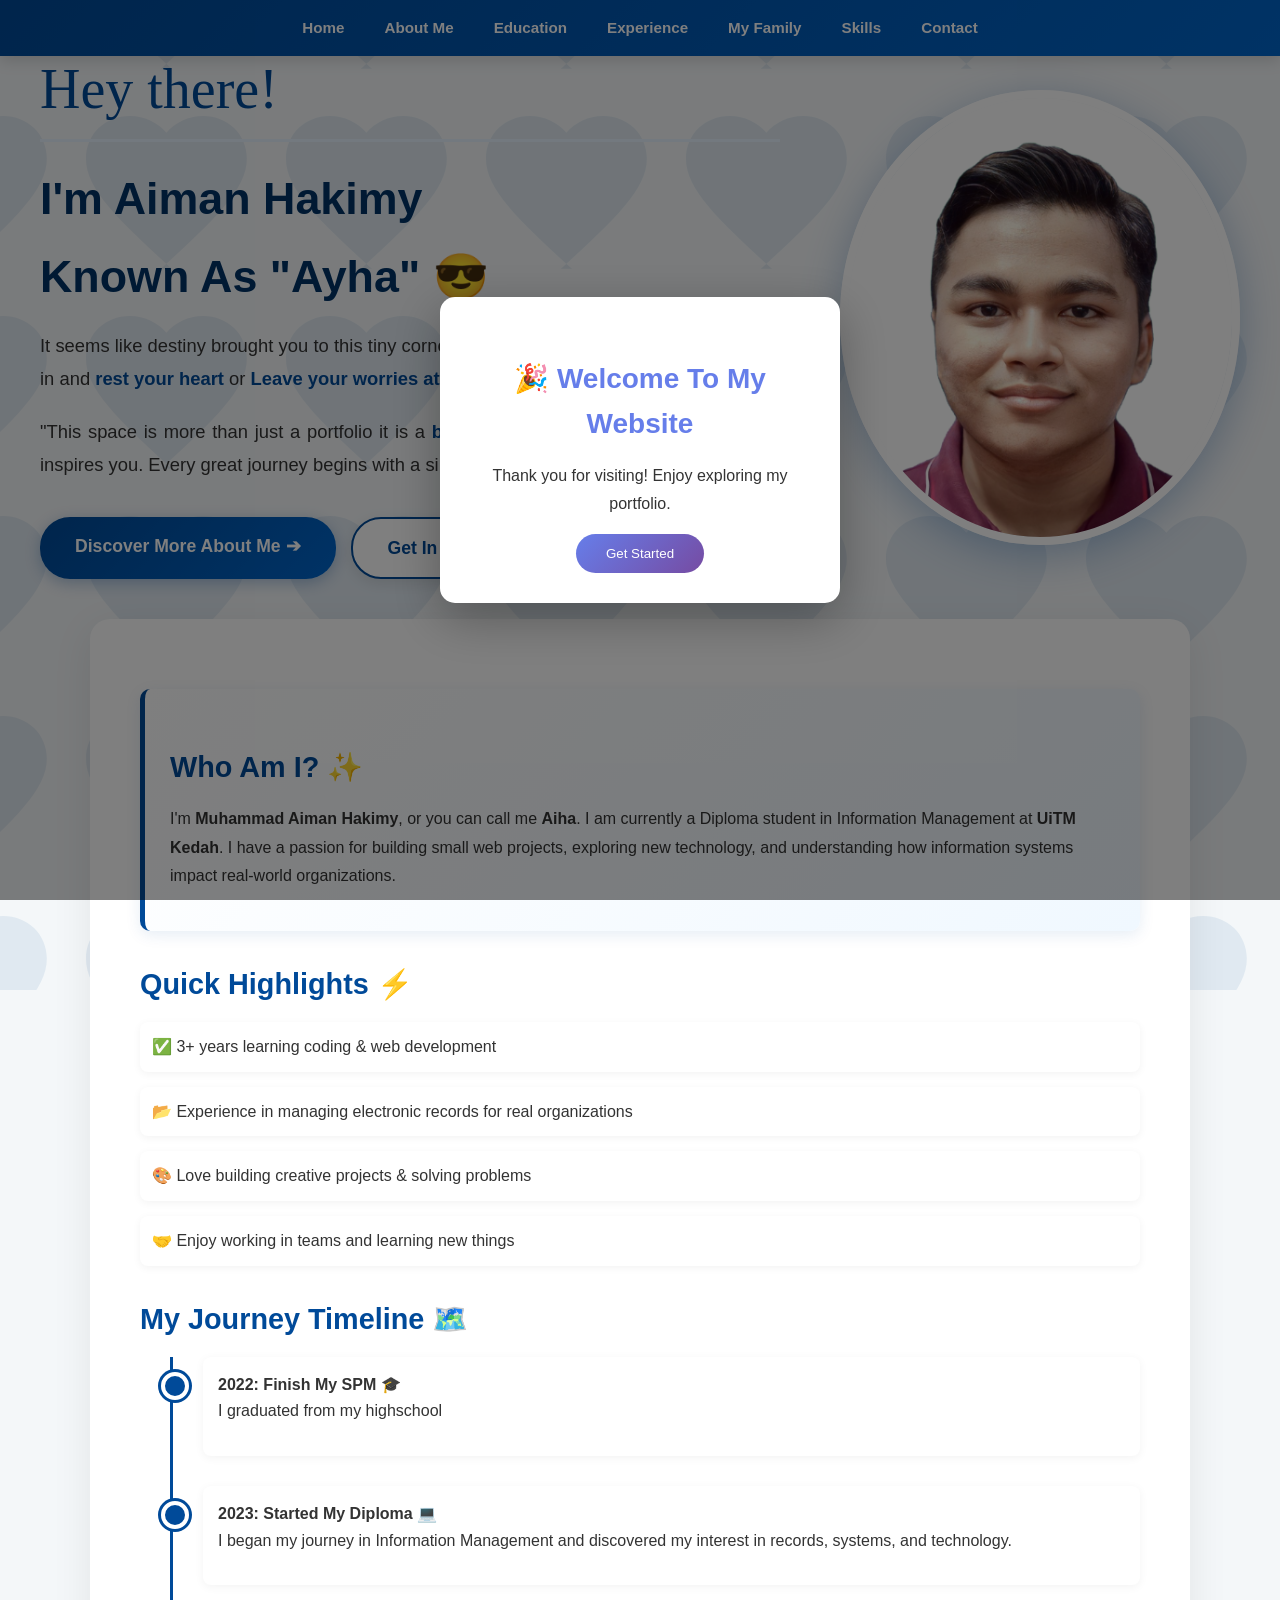
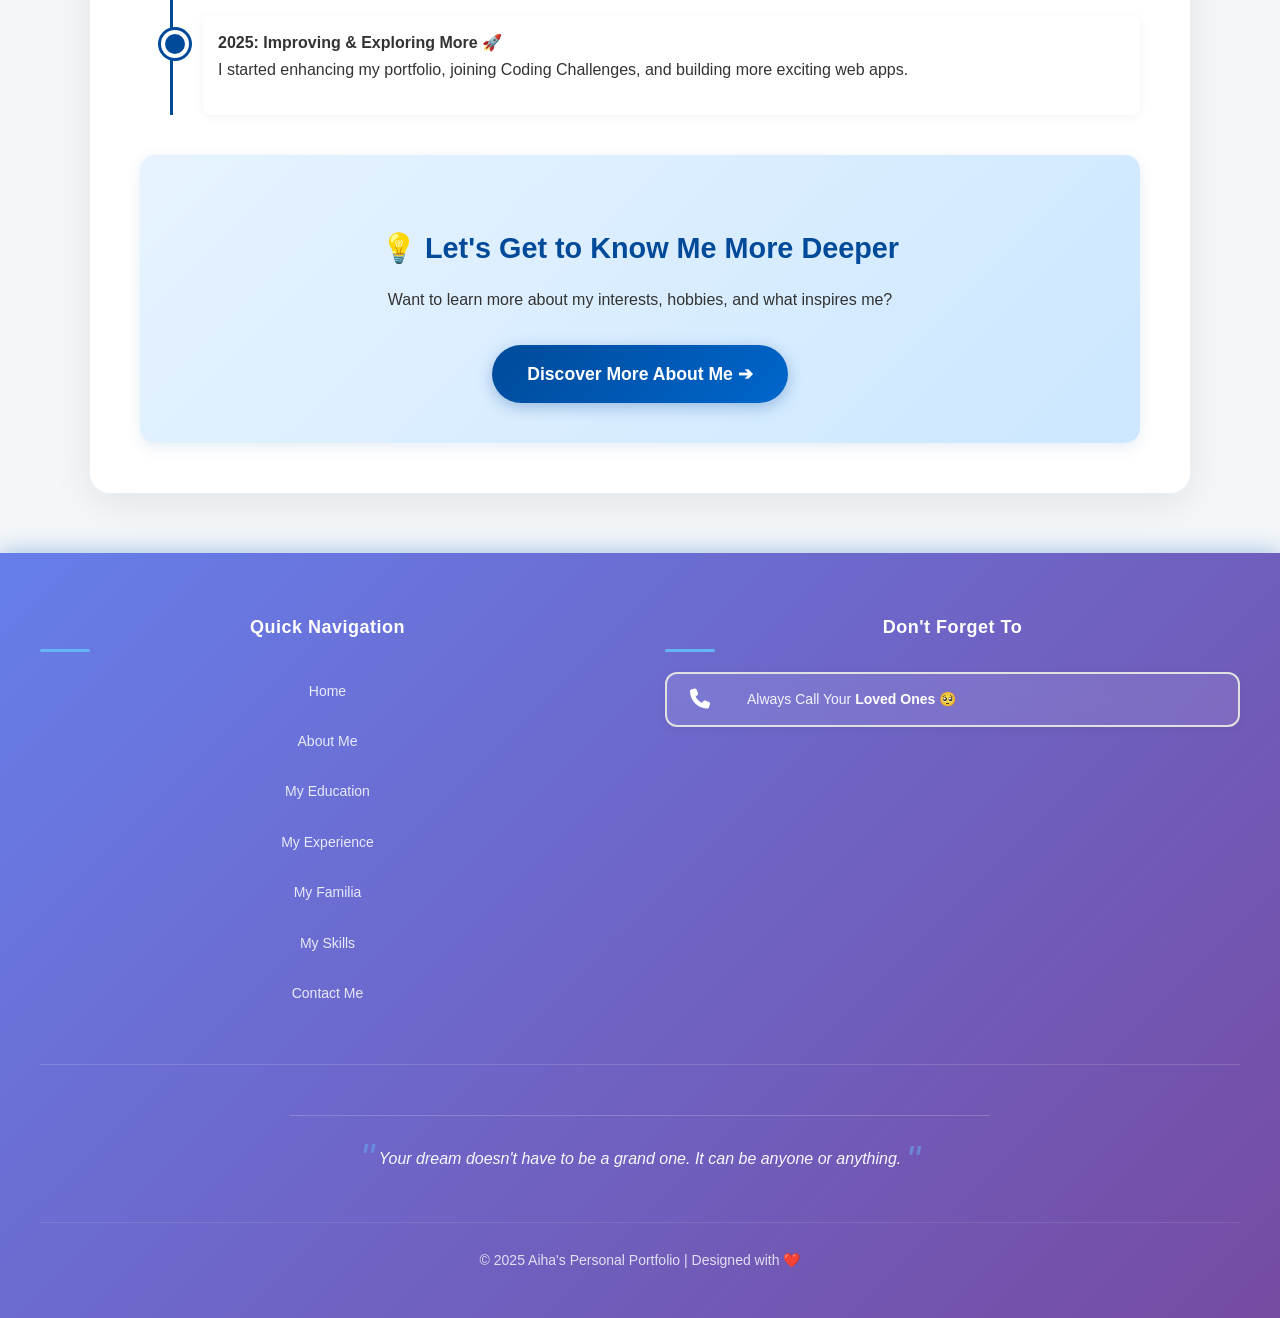
<file: index.html>
<html>

<head>
    <meta charset="UTF-8">
    <meta name="viewport" content="width=device-width, initial-scale=1.0">
    <title>Aiha's Portfolio | Home</title>
    <link rel="stylesheet" href="https://cdnjs.cloudflare.com/ajax/libs/font-awesome/6.4.0/css/all.min.css">
    <link rel="stylesheet" href="style.css">
    <style>
        /* Footer Styles */
        footer {
            background: linear-gradient(135deg, #667eea 0%, #764ba2 100%);
            color: #ffffff;
            padding: 60px 20px 30px;
            margin-top: 60px;
        }

        .footer-container {
            max-width: 1200px;
            margin: 0 auto;
        }

        .footer-content {
            display: grid;
            grid-template-columns: repeat(auto-fit, minmax(250px, 1fr));
            gap: 50px;
            margin-bottom: 50px;
            padding-bottom: 40px;
            border-bottom: 1px solid rgba(255, 255, 255, 0.15);
        }

        .footer-section h3 {
            font-size: 18px;
            font-weight: 600;
            margin-bottom: 20px;
            letter-spacing: 0.5px;
            color: #ffffff;
        }

        .footer-section a {
            display: block;
            color: rgba(255, 255, 255, 0.85);
            text-decoration: none;
            font-size: 14px;
            margin-bottom: 12px;
            transition: all 0.3s ease;
            padding-left: 0;
        }

        .footer-section a:hover {
            color: #ffffff;
            padding-left: 8px;
            transform: translateX(3px);
        }

        footer .icon-box {
            display: flex;
            align-items: center;
            gap: 12px;
            padding: 15px;
            background: rgba(255, 255, 255, 0.1);
            border-radius: 12px;
            backdrop-filter: blur(10px);
            margin-top: 10px;
            cursor: default;
        }

        footer .icon-box i {
            font-size: 20px;
            color: #ffffff;
        }

        footer .icon-box span {
            font-size: 14px;
            line-height: 1.5;
            color: rgba(255, 255, 255, 0.9);
        }

        footer .icon-box strong {
            color: #ffffff;
            font-weight: 600;
        }

        .quotes-text {
            text-align: center;
            font-size: 16px;
            font-style: italic;
            line-height: 1.6;
            margin: 30px 0;
            color: rgba(255, 255, 255, 0.95);
            max-width: 700px;
            margin-left: auto;
            margin-right: auto;
        }

        .copyright {
            text-align: center;
            font-size: 14px;
            color: rgba(255, 255, 255, 0.8);
            padding-top: 25px;
            border-top: 1px solid rgba(255, 255, 255, 0.1);
        }

        .heart {
            color: #ff6b6b;
            display: inline-block;
            animation: heartbeat 1.5s ease-in-out infinite;
        }

        @keyframes heartbeat {
            0%, 100% { transform: scale(1); }
            25% { transform: scale(1.1); }
            50% { transform: scale(1); }
        }

        /* Responsive Design */
        @media (max-width: 768px) {
            footer {
                padding: 40px 20px 25px;
            }

            .footer-content {
                gap: 35px;
                margin-bottom: 35px;
                padding-bottom: 30px;
            }

            .footer-section h3 {
                font-size: 16px;
            }

            .quotes-text {
                font-size: 15px;
                margin: 25px 0;
            }

            .copyright {
                font-size: 13px;
            }
        }

        @media (max-width: 480px) {
            .footer-content {
                grid-template-columns: 1fr;
                gap: 30px;
            }

            footer .icon-box {
                flex-direction: column;
                text-align: center;
                gap: 10px;
            }
        }
    </style>
</head>

<body class="home-page">
    <div class="scroll-indicator" id="scrollBar"></div>

    <nav>
        <a href="index.html">Home</a>
        <a href="aboutme.html">About Me</a>
        <a href="education.html">Education</a>
        <a href="experience.html">Experience</a>
        <a href="family.html">My Family</a>
        <a href="skill.html">Skills</a>
        <a href="contact.html">Contact</a>
    </nav>

    <div class="hero-section">
        <div class="hero-content">
            <div class="hero-text">
                <h1 class="hero-greeting">Hey there!</h1>
                <h2 class="hero-name">I'm Aiman Hakimy</h2>
                <h3 class="hero-name">Known As "Ayha" &#128526;</h3>
                <p class="hero-description">
                    It seems like destiny brought you to this tiny corner of the internet.
                    Welcome. Please, come in and <strong> rest your heart</strong> or <strong>Leave your worries at the door. </strong>
                </p>
                <p class="hero-description">
                    "This space is more than just a portfolio it is a
                    <strong>blueprint of growth."</strong> Come in, find what inspires you.
                    Every great journey begins with a single step &#10024;
                </p>
                <div class="hero-buttons">
                    <a href="aboutme.html" class="btn-primary">Discover More About Me &#10132;</a>
                    <a href="contact.html" class="btn-secondary">Get In Touch &#128233;</a>
                </div>
            </div>
            <div class="hero-image">
                <img src="image/aiman.png" alt="Muhammad Aiman Hakimy">
            </div>
        </div>
    </div>

    <div class="container fade-in">
        <div class="bio-card">
            <h2>Who Am I? &#10024;</h2>
            <p>I'm <strong>Muhammad Aiman Hakimy</strong>, or you can call me <strong>Aiha</strong>. I am currently a Diploma student in Information Management at <strong>UiTM Kedah</strong>. I have a passion for building small web projects, exploring new technology, and understanding how information systems impact real-world organizations.</p>
        </div>

        <h2>Quick Highlights &#9889;</h2>
        <div class="highlight-item">&#9989; 3+ years learning coding & web development</div>
        <div class="highlight-item">&#128194; Experience in managing electronic records for real organizations</div>
        <div class="highlight-item">&#127912; Love building creative projects & solving problems</div>
        <div class="highlight-item">&#129309; Enjoy working in teams and learning new things</div>

        <h2>My Journey Timeline &#128506;&#65039;</h2>
        <div class="timeline">
            <div class="timeline-event">
                <strong>2022: Finish My SPM &#127891;</strong>
                <p>I graduated from my highschool</p>
            </div>
            <div class="timeline-event">
                <strong>2023: Started My Diploma &#128187;</strong>
                <p>I began my journey in Information Management and discovered my interest in records, systems, and technology.</p>
            </div>
            <div class="timeline-event">
                <strong>2025: Improving & Exploring More &#128640;</strong>
                <p>I started enhancing my portfolio, joining Coding Challenges, and building more exciting web apps.</p>
            </div>
        </div>

        <div class="cta-box">
            <h2>&#128161; Let's Get to Know Me More Deeper</h2>
            <p>Want to learn more about my interests, hobbies, and what inspires me?</p>
            <a href="aboutme.html" class="btn-large">Discover More About Me &#10132;</a>
        </div>
    </div>

    <!-- Footer Section -->
    <footer>
        <div class="footer-container">
            <div class="footer-content">
                <div class="footer-section">
                    <h3>Quick Navigation</h3>
                    <a href="index.html">Home</a>
                    <a href="aboutme.html">About Me</a>
                    <a href="education.html">My Education</a>
                    <a href="experience.html">My Experience</a>
                    <a href="family.html">My Familia</a>
                    <a href="skill.html">My Skills</a>
                    <a href="contact.html">Contact Me</a>
                </div>
                
                <div class="footer-section">
                    <h3>Don't Forget To</h3>
                    <div class="icon-box">
                        <i class="fa fa-phone"></i>
                        <div>
                            <span>Always Call Your <strong>Loved Ones</strong> &#129402;</span>
                        </div>
                    </div>
                </div>
            </div>
            
            <p class="quotes-text">
                Your dream doesn't have to be a grand one. It can be anyone or anything.
            </p>
            
            <p class="copyright">
                &copy; 2025 Aiha's Personal Portfolio | Designed with <span class="heart">&#10084;&#65039</span>
            </p>
        </div>
    </footer>

    <script src="javascript.js"></script>
</body>

</html>
</file>
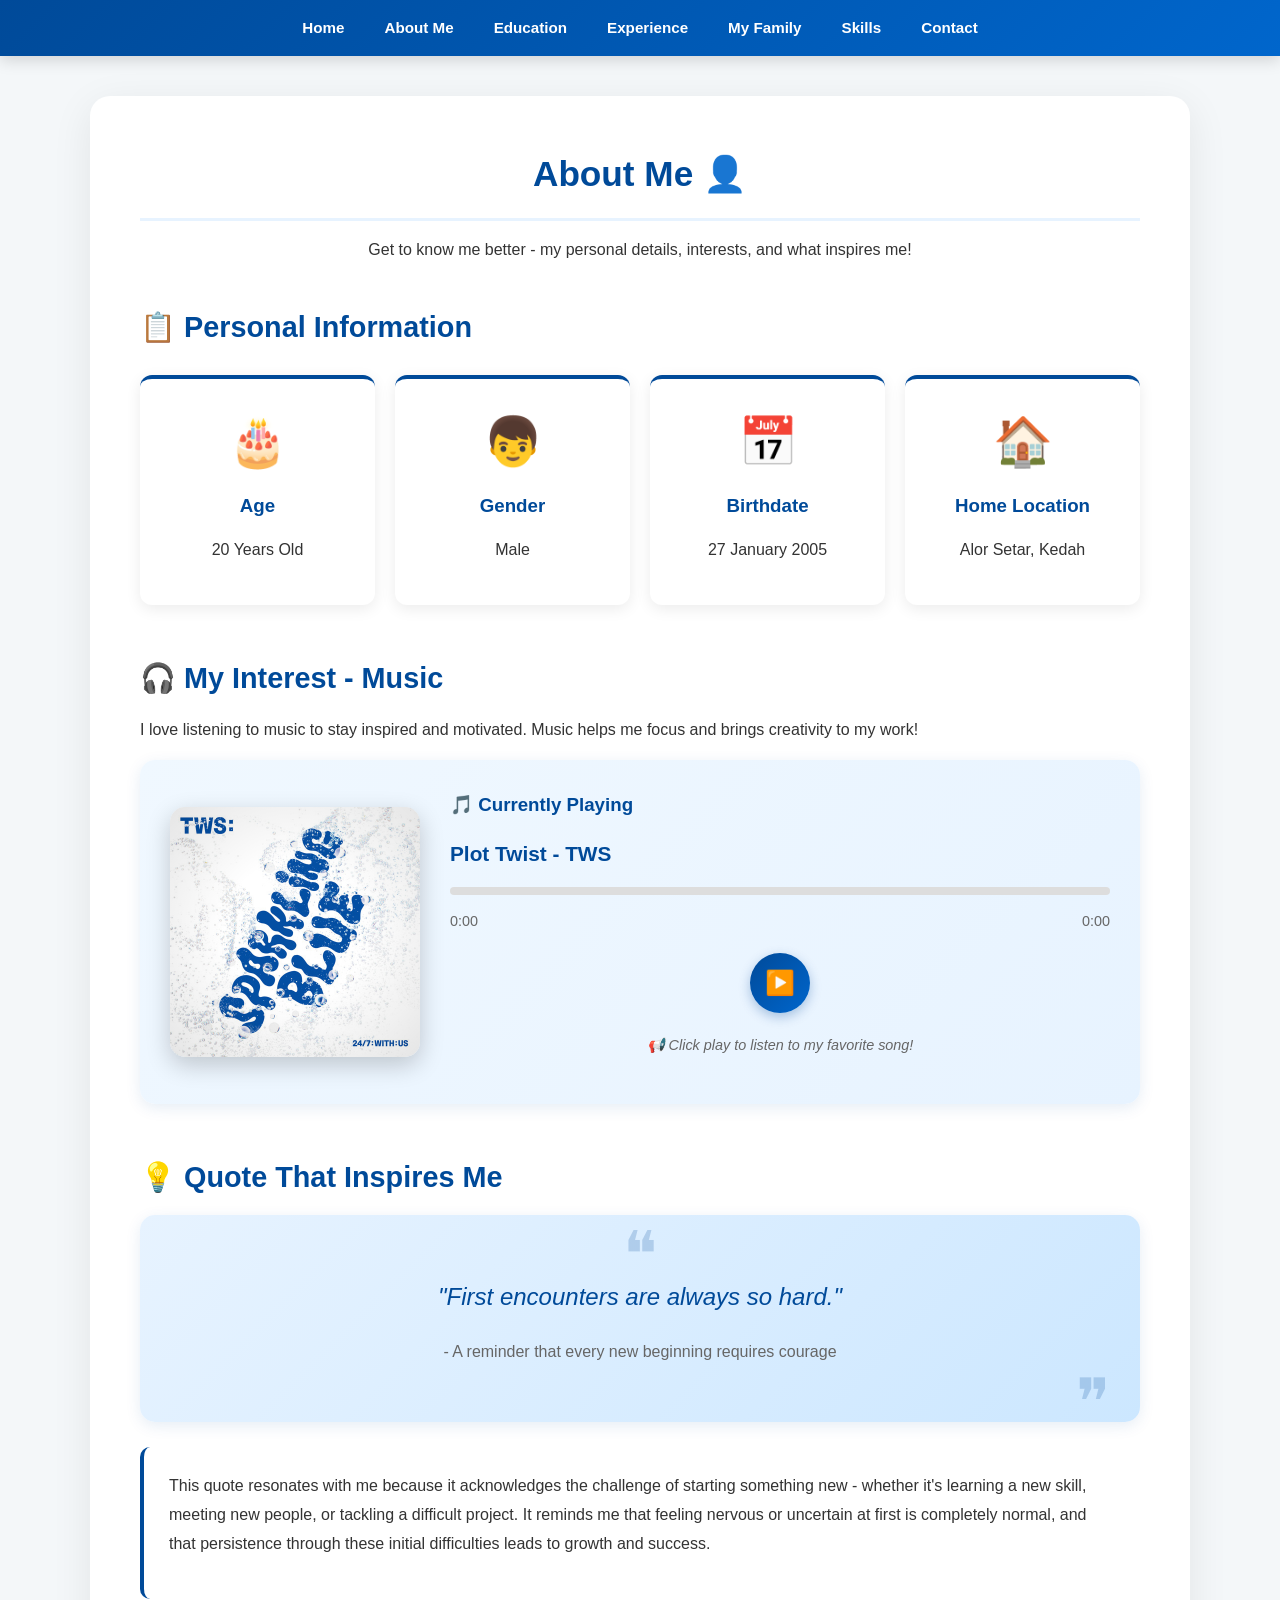
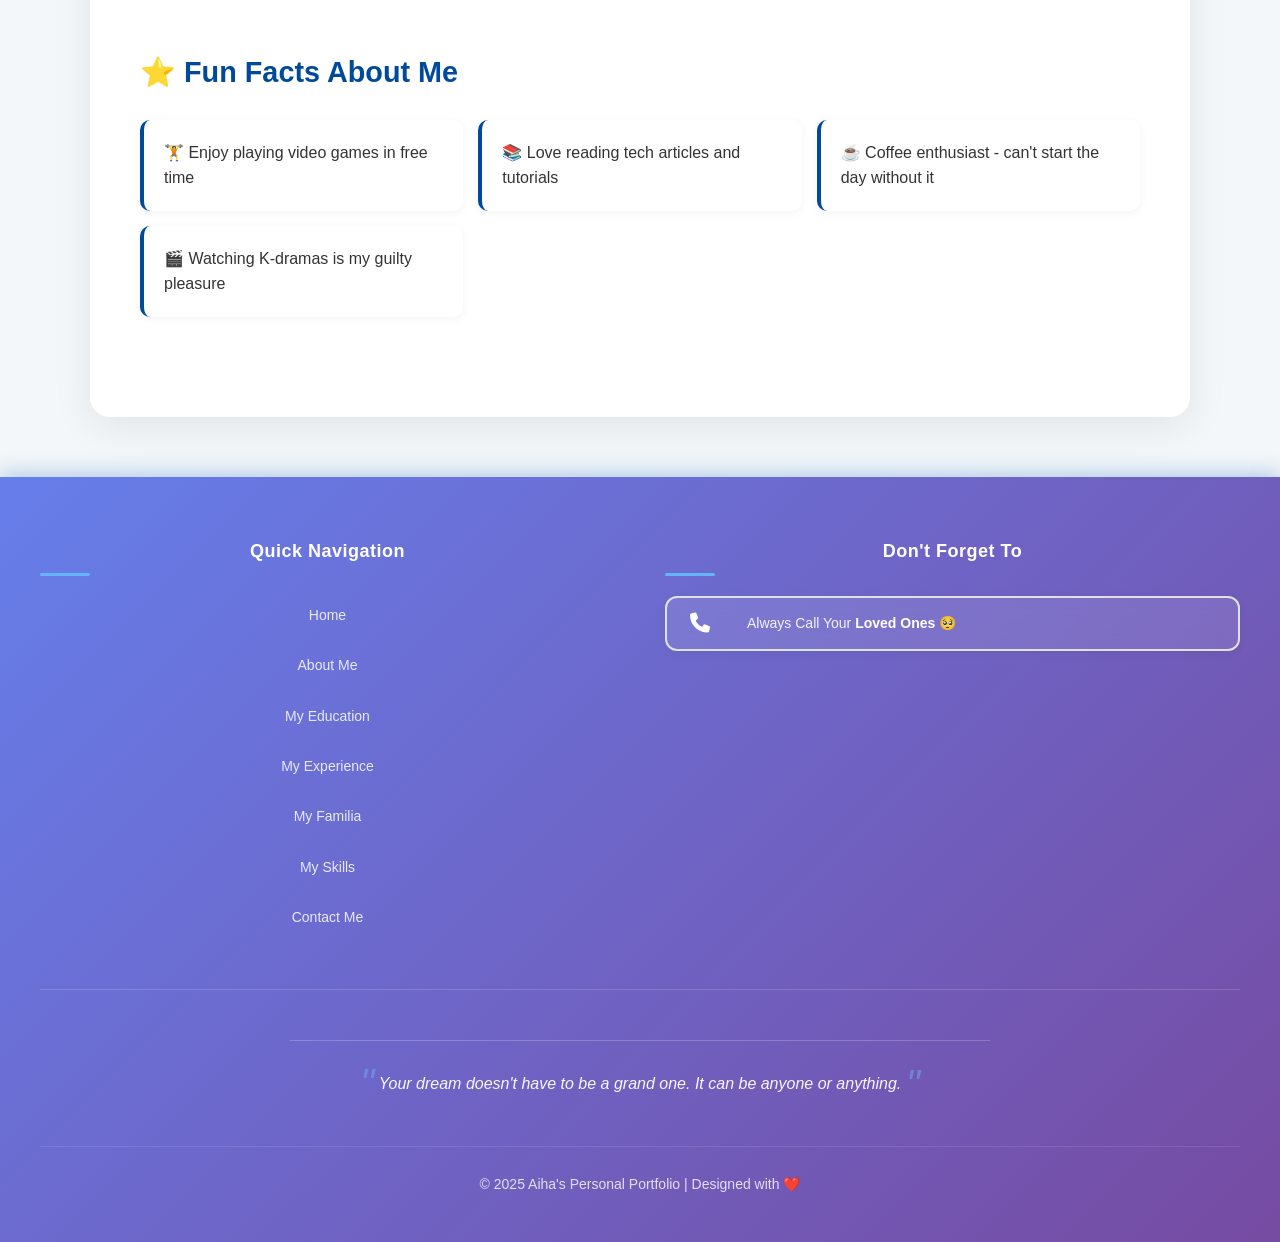
<file: aboutme.html>
<html>

<head>
    <meta charset="UTF-8">
    <meta name="viewport" content="width=device-width, initial-scale=1.0">
    <title>About Me | Aiha's Portfolio</title>
    <link rel="stylesheet" href="https://cdnjs.cloudflare.com/ajax/libs/font-awesome/6.4.0/css/all.min.css">
    <link rel="stylesheet" href="style.css">
    <style>
        /* Footer Styles */
        footer {
            background: linear-gradient(135deg, #667eea 0%, #764ba2 100%);
            color: #ffffff;
            padding: 60px 20px 30px;
            margin-top: 60px;
        }

        .footer-container {
            max-width: 1200px;
            margin: 0 auto;
        }

        .footer-content {
            display: grid;
            grid-template-columns: repeat(auto-fit, minmax(250px, 1fr));
            gap: 50px;
            margin-bottom: 50px;
            padding-bottom: 40px;
            border-bottom: 1px solid rgba(255, 255, 255, 0.15);
        }

        .footer-section h3 {
            font-size: 18px;
            font-weight: 600;
            margin-bottom: 20px;
            letter-spacing: 0.5px;
            color: #ffffff;
        }

        .footer-section a {
            display: block;
            color: rgba(255, 255, 255, 0.85);
            text-decoration: none;
            font-size: 14px;
            margin-bottom: 12px;
            transition: all 0.3s ease;
            padding-left: 0;
        }

        .footer-section a:hover {
            color: #ffffff;
            padding-left: 8px;
            transform: translateX(3px);
        }

        footer .icon-box {
            display: flex;
            align-items: center;
            gap: 12px;
            padding: 15px;
            background: rgba(255, 255, 255, 0.1);
            border-radius: 12px;
            backdrop-filter: blur(10px);
            margin-top: 10px;
            cursor: default;
        }

        footer .icon-box i {
            font-size: 20px;
            color: #ffffff;
        }

        footer .icon-box span {
            font-size: 14px;
            line-height: 1.5;
            color: rgba(255, 255, 255, 0.9);
        }

        footer .icon-box strong {
            color: #ffffff;
            font-weight: 600;
        }

        .quotes-text {
            text-align: center;
            font-size: 16px;
            font-style: italic;
            line-height: 1.6;
            margin: 30px 0;
            color: rgba(255, 255, 255, 0.95);
            max-width: 700px;
            margin-left: auto;
            margin-right: auto;
        }

        .copyright {
            text-align: center;
            font-size: 14px;
            color: rgba(255, 255, 255, 0.8);
            padding-top: 25px;
            border-top: 1px solid rgba(255, 255, 255, 0.1);
        }

        .heart {
            color: #ff6b6b;
            display: inline-block;
            animation: heartbeat 1.5s ease-in-out infinite;
        }

        @keyframes heartbeat {
            0%, 100% { transform: scale(1); }
            25% { transform: scale(1.1); }
            50% { transform: scale(1); }
        }

        /* Responsive Design */
        @media (max-width: 768px) {
            footer {
                padding: 40px 20px 25px;
            }

            .footer-content {
                gap: 35px;
                margin-bottom: 35px;
                padding-bottom: 30px;
            }

            .footer-section h3 {
                font-size: 16px;
            }

            .quotes-text {
                font-size: 15px;
                margin: 25px 0;
            }

            .copyright {
                font-size: 13px;
            }
        }

        @media (max-width: 480px) {
            .footer-content {
                grid-template-columns: 1fr;
                gap: 30px;
            }

            footer .icon-box {
                flex-direction: column;
                text-align: center;
                gap: 10px;
            }
        }
    </style>
</head>

<body>
    <div class="scroll-indicator" id="scrollBar"></div>

    <nav>
        <a href="index.html">Home</a>
        <a href="aboutme.html">About Me</a>
        <a href="education.html">Education</a>
        <a href="experience.html">Experience</a>
        <a href="family.html">My Family</a>
        <a href="skill.html">Skills</a>
        <a href="contact.html">Contact</a>
    </nav>

    <div class="container">
        <h1 style="text-align: center;">About Me &#128100;</h1>
        <p style="text-align: center;">Get to know me better - my personal details, interests, and what inspires me!</p>

        <div class="about-section">
            <h2>&#128203; Personal Information</h2>
            <div class="info-grid">
                <div class="info-card">
                    <div class="info-icon">&#127874;</div>
                    <h3>Age</h3>
                    <p>20 Years Old</p>
                </div>
                <div class="info-card">
                    <div class="info-icon">&#128102;</div>
                    <h3>Gender</h3>
                    <p>Male</p>
                </div>
                <div class="info-card">
                    <div class="info-icon">&#128197;</div>
                    <h3>Birthdate</h3>
                    <p>27 January 2005</p>
                </div>
                <div class="info-card">
                    <div class="info-icon">&#127968;</div>
                    <h3>Home Location</h3>
                    <p>Alor Setar, Kedah</p>
                </div>
            </div>
        </div>

        <div class="interest-section">
            <h2>&#127911; My Interest - Music</h2>
            <p>I love listening to music to stay inspired and motivated. Music helps me focus and brings creativity to my work!</p>
            <div class="music-container">
                <div class="album-art">
                    <img src="image/sb.jpg" alt="TWS Album" id="albumArt">
                    <div class="vinyl-overlay"></div>
                </div>
                <div class="music-info">
                    <h3>&#127925; Currently Playing</h3>
                    <p class="song-title">Plot Twist - TWS</p>
                    <div class="progress-bar">
                        <div class="progress" id="progressBar"></div>
                    </div>
                    <div class="time-info">
                        <span id="currentTime">0:00</span>
                        <span id="duration">0:00</span>
                    </div>
                    <div class="controls">
                        <button class="control-btn play-btn" id="playBtn" onclick="togglePlay()">&#9654;&#65039;</button>
                    </div>
                    <audio id="audioPlayer">
                        <source src="audio/t.mp3" type="audio/mpeg">
                        Your browser does not support the audio element.
                    </audio>
                    <p class="music-note">&#128226; Click play to listen to my favorite song!</p>
                </div>
            </div>
        </div>

        <div class="quote-section">
            <h2>&#128161; Quote That Inspires Me</h2>
            <div class="quote-card">
                <div class="quote-icon">&#10077;</div>
                <p class="quote-text">"First encounters are always so hard."</p>
                <div class="quote-icon quote-icon-right">&#10078;</div>
                <p class="quote-author">- A reminder that every new beginning requires courage</p>
            </div>
            <div class="quote-explanation">
                <p>This quote resonates with me because it acknowledges the challenge of starting something new - whether it's learning a new skill, meeting new people, or tackling a difficult project. It reminds me that feeling nervous or uncertain at first is completely normal, and that persistence through these initial difficulties leads to growth and success.</p>
            </div>
        </div>

        <div class="fun-facts">
            <h2>&#11088; Fun Facts About Me</h2>
            <div class="facts-grid">
                <div class="fact-item">&#127947; Enjoy playing video games in free time</div>
                <div class="fact-item">&#128218; Love reading tech articles and tutorials</div>
                <div class="fact-item">&#9749; Coffee enthusiast - can't start the day without it</div>
                <div class="fact-item">&#127916; Watching K-dramas is my guilty pleasure</div>
            </div>
        </div>
    </div>

    <!-- Footer Section -->
    <footer>
        <div class="footer-container">
            <div class="footer-content">
                <div class="footer-section">
                    <h3>Quick Navigation</h3>
                    <a href="index.html">Home</a>
                    <a href="aboutme.html">About Me</a>
                    <a href="education.html">My Education</a>
                    <a href="experience.html">My Experience</a>
                    <a href="family.html">My Familia</a>
                    <a href="skill.html">My Skills</a>
                    <a href="contact.html">Contact Me</a>
                </div>
                
                <div class="footer-section">
                    <h3>Don't Forget To</h3>
                    <div class="icon-box">
                        <i class="fa fa-phone"></i>
                        <div>
                            <span>Always Call Your <strong>Loved Ones</strong> &#129402;</span>
                        </div>
                    </div>
                </div>
            </div>
            
            <p class="quotes-text">
                Your dream doesn't have to be a grand one. It can be anyone or anything.
            </p>
            
            <p class="copyright">
                &copy; 2025 Aiha's Personal Portfolio | Designed with <span class="heart">&#10084;&#65039</span>
            </p>
        </div>
    </footer>

    <script src="javascript.js"></script>
</body>

</html>
</file>
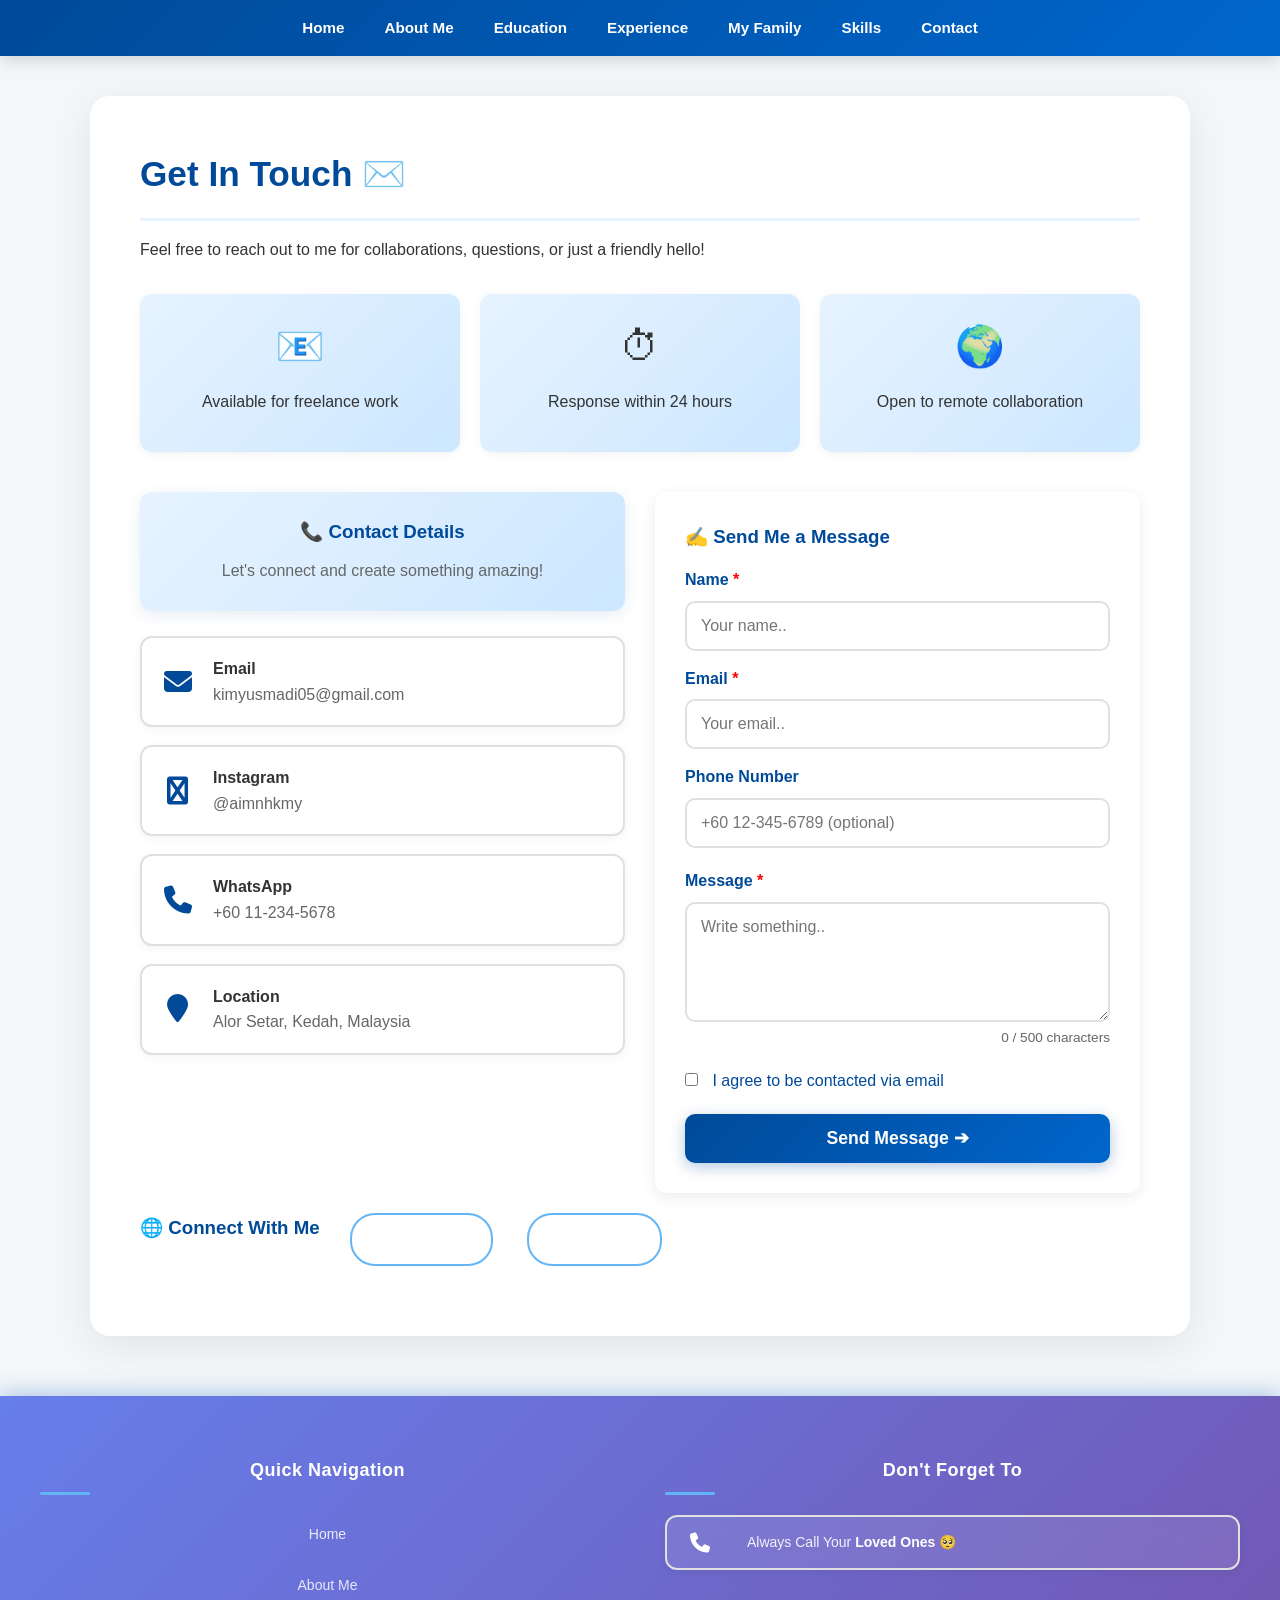
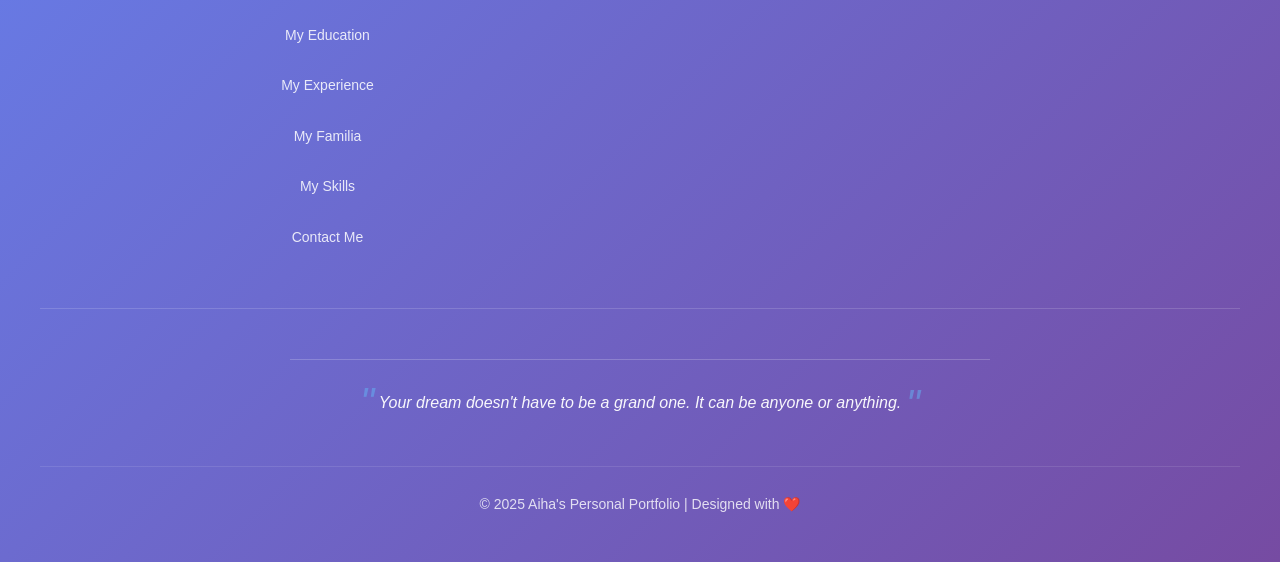
<file: contact.html>
<html>

<head>
    <meta charset="UTF-8">
    <meta name="viewport" content="width=device-width, initial-scale=1.0">
    <title>Contact | Aiha's Portfolio</title>
    <link rel="stylesheet" href="https://cdnjs.cloudflare.com/ajax/libs/font-awesome/6.4.0/css/all.min.css">
    <link rel="stylesheet" href="style.css">
    <style>
        /* Footer Styles */
        footer {
            background: linear-gradient(135deg, #667eea 0%, #764ba2 100%);
            color: #ffffff;
            padding: 60px 20px 30px;
            margin-top: 60px;
        }

        .footer-container {
            max-width: 1200px;
            margin: 0 auto;
        }

        .footer-content {
            display: grid;
            grid-template-columns: repeat(auto-fit, minmax(250px, 1fr));
            gap: 50px;
            margin-bottom: 50px;
            padding-bottom: 40px;
            border-bottom: 1px solid rgba(255, 255, 255, 0.15);
        }

        .footer-section h3 {
            font-size: 18px;
            font-weight: 600;
            margin-bottom: 20px;
            letter-spacing: 0.5px;
            color: #ffffff;
        }

        .footer-section a {
            display: block;
            color: rgba(255, 255, 255, 0.85);
            text-decoration: none;
            font-size: 14px;
            margin-bottom: 12px;
            transition: all 0.3s ease;
            padding-left: 0;
        }

        .footer-section a:hover {
            color: #ffffff;
            padding-left: 8px;
            transform: translateX(3px);
        }

        footer .icon-box {
            display: flex;
            align-items: center;
            gap: 12px;
            padding: 15px;
            background: rgba(255, 255, 255, 0.1);
            border-radius: 12px;
            backdrop-filter: blur(10px);
            margin-top: 10px;
            cursor: default;
        }

        footer .icon-box i {
            font-size: 20px;
            color: #ffffff;
        }

        footer .icon-box span {
            font-size: 14px;
            line-height: 1.5;
            color: rgba(255, 255, 255, 0.9);
        }

        footer .icon-box strong {
            color: #ffffff;
            font-weight: 600;
        }

        .quotes-text {
            text-align: center;
            font-size: 16px;
            font-style: italic;
            line-height: 1.6;
            margin: 30px 0;
            color: rgba(255, 255, 255, 0.95);
            max-width: 700px;
            margin-left: auto;
            margin-right: auto;
        }

        .copyright {
            text-align: center;
            font-size: 14px;
            color: rgba(255, 255, 255, 0.8);
            padding-top: 25px;
            border-top: 1px solid rgba(255, 255, 255, 0.1);
        }

        .heart {
            color: #ff6b6b;
            display: inline-block;
            animation: heartbeat 1.5s ease-in-out infinite;
        }

        @keyframes heartbeat {
            0%, 100% { transform: scale(1); }
            25% { transform: scale(1.1); }
            50% { transform: scale(1); }
        }

        /* Responsive Design */
        @media (max-width: 768px) {
            footer {
                padding: 40px 20px 25px;
            }

            .footer-content {
                gap: 35px;
                margin-bottom: 35px;
                padding-bottom: 30px;
            }

            .footer-section h3 {
                font-size: 16px;
            }

            .quotes-text {
                font-size: 15px;
                margin: 25px 0;
            }

            .copyright {
                font-size: 13px;
            }
        }

        @media (max-width: 480px) {
            .footer-content {
                grid-template-columns: 1fr;
                gap: 30px;
            }

            footer .icon-box {
                flex-direction: column;
                text-align: center;
                gap: 10px;
            }
        }
    </style>
</head>

<body>
    <div class="scroll-indicator" id="scrollBar"></div>

    <nav>
        <a href="index.html">Home</a>
        <a href="aboutme.html">About Me</a>
        <a href="education.html">Education</a>
        <a href="experience.html">Experience</a>
        <a href="family.html">My Family</a>
        <a href="skill.html">Skills</a>
        <a href="contact.html">Contact</a>
    </nav>

    <div class="container">
        <h1>Get In Touch &#9993;&#65039;</h1>
        <p>Feel free to reach out to me for collaborations, questions, or just a friendly hello!</p>

        <div class="contact-intro">
            <div class="contact-stat">
                <div class="stat-icon">&#128231;</div>
                <p>Available for freelance work</p>
            </div>
            <div class="contact-stat">
                <div class="stat-icon">&#9201;</div>
                <p>Response within 24 hours</p>
            </div>
            <div class="contact-stat">
                <div class="stat-icon">&#127757;</div>
                <p>Open to remote collaboration</p>
            </div>
        </div>

        <div class="contact-row">
            <div class="contact-column">
                <div class="contact-info-header">
                    <h3 style="margin:0; color:#004a99;">&#128222; Contact Details</h3>
                    <p style="margin:10px 0 0 0; color:#666;">Let's connect and create something amazing!</p>
                </div>

                <a class="icon-box"> 
                    <i class="fa fa-envelope"></i>
                    <div>
                        <strong>Email</strong><br>
                        <span style="color:#666;">kimyusmadi05@gmail.com</span>
                    </div>
                </a>

                <a href="https://instagram.com/aimnhkmy" target="_blank" class="icon-box">
                    <i class="fa fa-instagram"></i>
                    <div>
                        <strong>Instagram</strong><br>
                        <span style="color:#666;">@aimnhkmy</span>
                    </div>
                </a>

                <a class="icon-box">
                    <i class="fa fa-phone"></i>
                    <div>
                        <strong>WhatsApp</strong><br>
                        <span style="color:#666;">+60 11-234-5678</span>
                    </div>
                </a>

                <div class="location-box">
                    <i class="fa fa-map-marker"></i>
                    <div>
                        <strong>Location</strong><br>
                        <span style="color:#666;">Alor Setar, Kedah, Malaysia</span>
                    </div>
                </div>
            </div>

            <div class="contact-column">
                <div class="form-container">
                    <h3 style="color:#004a99;">&#9997;&#65039; Send Me a Message</h3>
                    <form id="contactForm" onsubmit="return handleSubmit(event)">
                        <label for="fname">Name <span style="color:red;">*</span></label>
                        <input type="text" id="fname" name="firstname" placeholder="Your name.." required>
                        <span class="error-message" id="nameError"></span>

                        <label for="email">Email <span style="color:red;">*</span></label>
                        <input type="email" id="email" name="email" placeholder="Your email.." required>
                        <span class="error-message" id="emailError"></span>

                        <label for="phone">Phone Number</label>
                        <input type="text" id="phone" name="phone" placeholder="+60 12-345-6789 (optional)">

                        <label for="subject">Message <span style="color:red;">*</span></label>
                        <textarea id="subject" name="subject" placeholder="Write something.." style="height:120px" required maxlength="500" oninput="updateCounter()"></textarea>
                        <div class="char-counter" id="charCounter">0 / 500 characters</div>

                        <div class="form-check">
                            <input type="checkbox" id="agree" required>
                            <label for="agree" style="font-weight: normal; display: inline;">I agree to be contacted via email</label>
                        </div>

                        <input type="submit" value="Send Message &#10132;">
                    </form>

                    <div class="success-message" id="successMessage"></div>
                </div>
            </div>
        </div>

        <div class="social-links">
            <h3 style="text-align: center; color: #004a99;">&#127760; Connect With Me</h3>
            <div class="social-grid">
                <a href="https://web.facebook.com/profile.php?id=61585015341684" class="social-btn facebook">
                    <i class="fa fa-facebook"></i>
                    <span>Facebook</span>
                </a>

                <a href="https://www.youtube.com/@HYBELABELS" class="social-btn youtube">
                    <i class="fa fa-youtube"></i>
                    <span>YouTube</span>
                </a>
            </div>
        </div>
    </div>

    <!-- Footer Section -->
    <footer>
        <div class="footer-container">
            <div class="footer-content">
                <div class="footer-section">
                    <h3>Quick Navigation</h3>
                    <a href="index.html">Home</a>
                    <a href="aboutme.html">About Me</a>
                    <a href="education.html">My Education</a>
                    <a href="experience.html">My Experience</a>
                    <a href="family.html">My Familia</a>
                    <a href="skill.html">My Skills</a>
                    <a href="contact.html">Contact Me</a>
                </div>
                
                <div class="footer-section">
                    <h3>Don't Forget To</h3>
                    <div class="icon-box">
                        <i class="fa fa-phone"></i>
                        <div>
                            <span>Always Call Your <strong>Loved Ones</strong> &#129402;</span>
                        </div>
                    </div>
                </div>
            </div>
            
            <p class="quotes-text">
                Your dream doesn't have to be a grand one. It can be anyone or anything.
            </p>
            
            <p class="copyright">
                &copy; 2025 Aiha's Personal Portfolio | Designed with <span class="heart">&#10084;&#65039</span>
            </p>
        </div>
    </footer>

    <script src="javascript.js"></script>
</body>

</html>
</file>
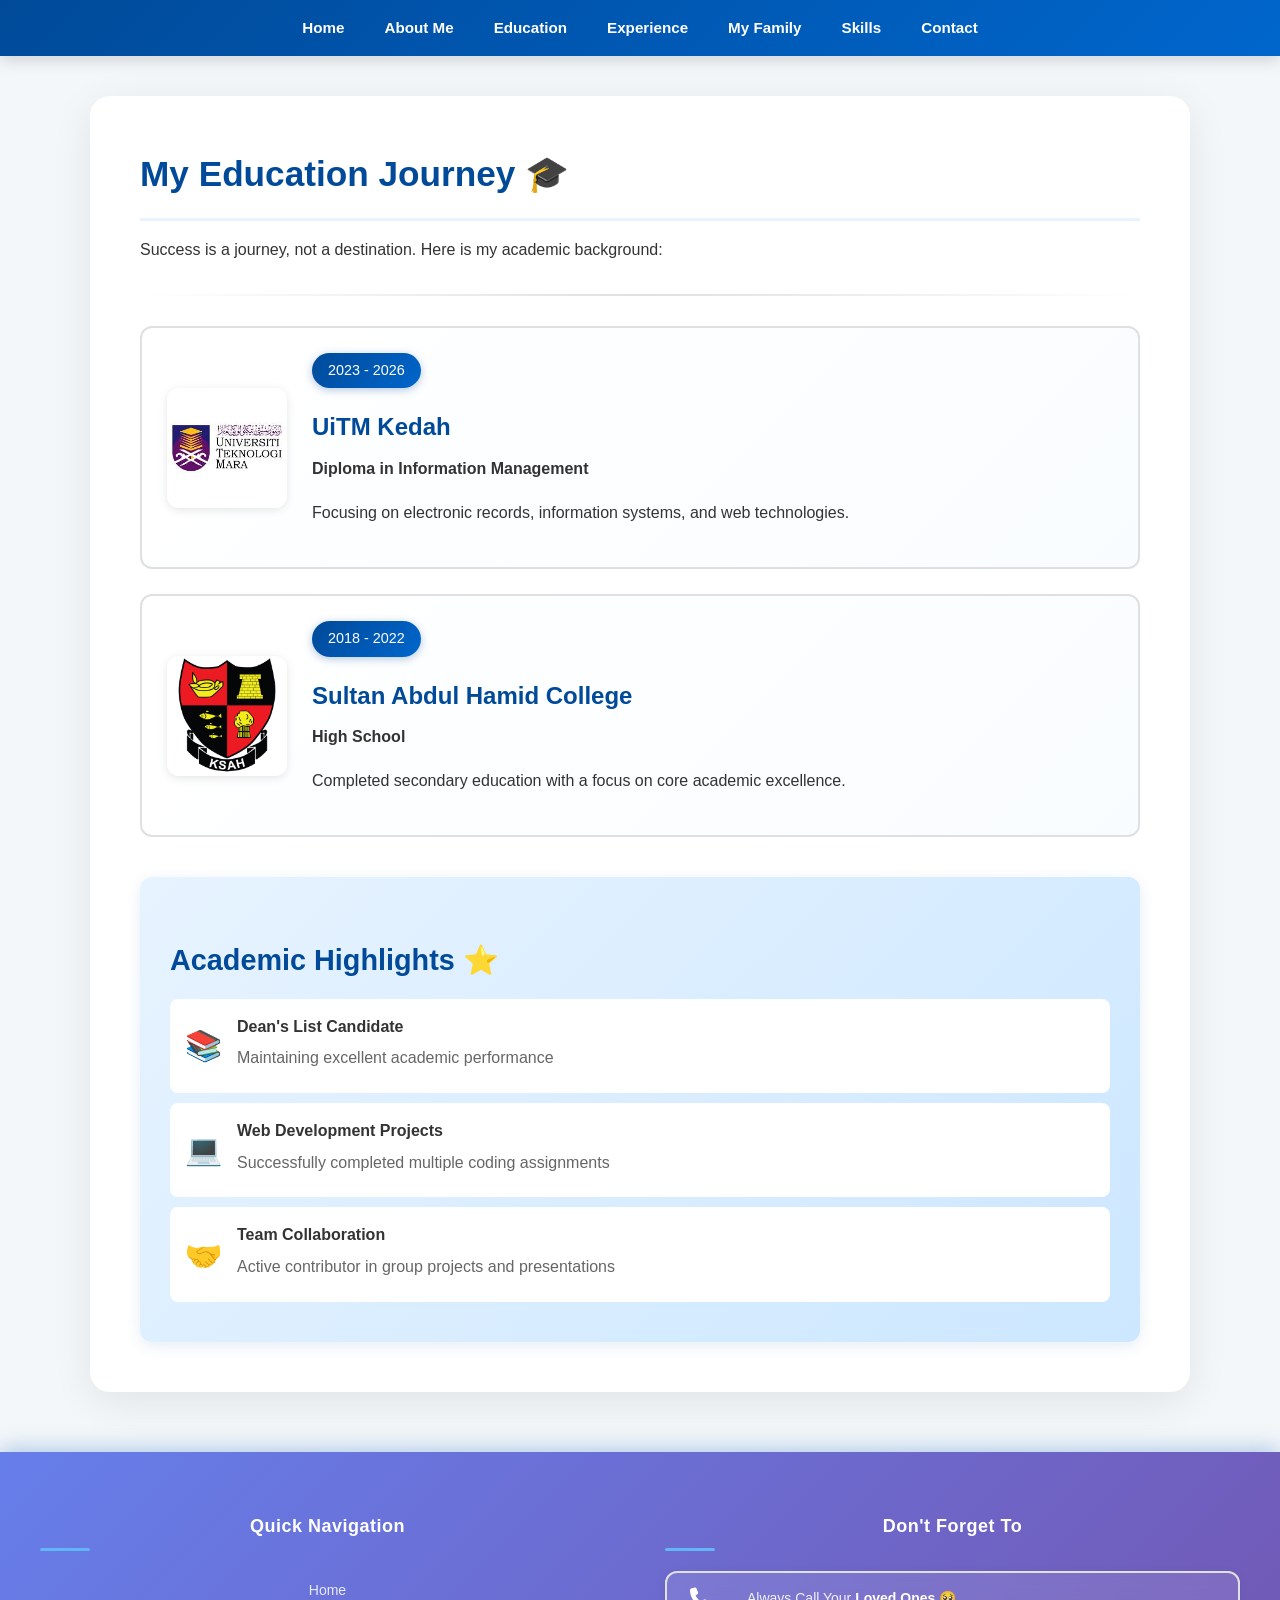
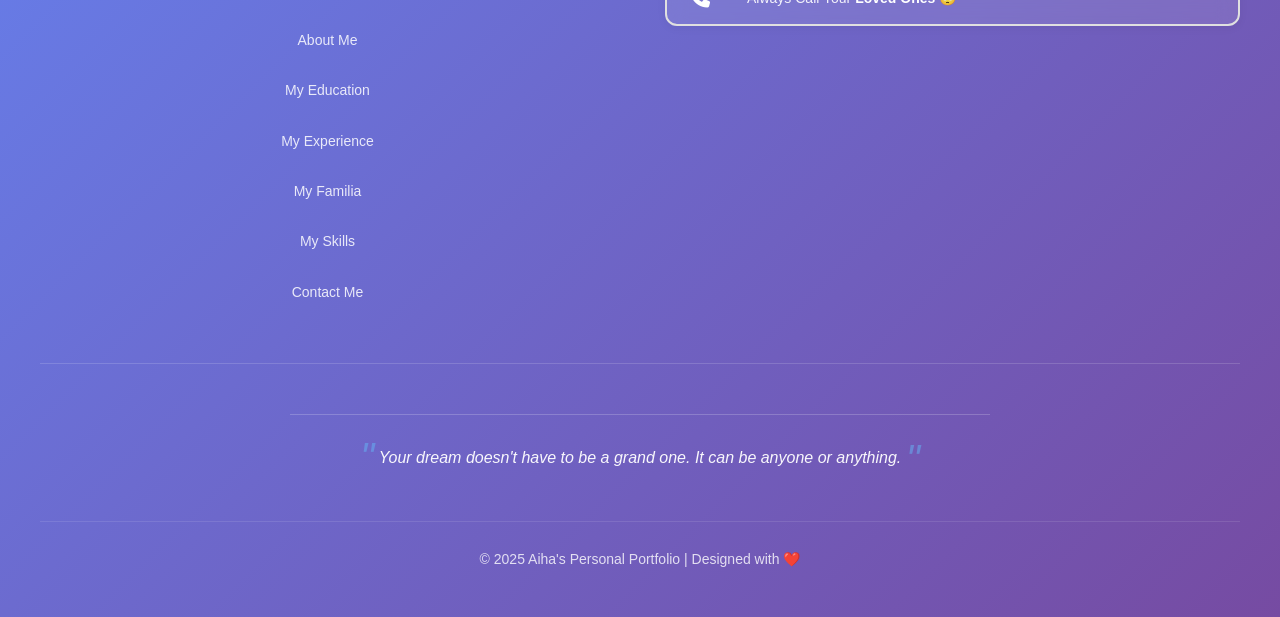
<file: education.html>
<html>

<head>
    <meta charset="UTF-8">
    <meta name="viewport" content="width=device-width, initial-scale=1.0">
    <title>Education | Aiha's Portfolio</title>
    <link rel="stylesheet" href="https://cdnjs.cloudflare.com/ajax/libs/font-awesome/6.4.0/css/all.min.css">
    <link rel="stylesheet" href="style.css">
    <style>
        .edu-card {
            background: linear-gradient(135deg, #ffffff 0%, #f9fcff 100%);
            border: 2px solid #e0e0e0;
            border-radius: 12px;
            padding: 25px;
            margin-bottom: 25px;
            display: flex;
            align-items: center;
            transition: all 0.4s ease;
            position: relative;
            overflow: hidden;
            cursor: pointer;
        }

        .edu-card::before {
            content: '';
            position: absolute;
            left: -100%;
            top: 0;
            width: 100%;
            height: 100%;
            background: linear-gradient(90deg, transparent, rgba(0, 74, 153, 0.05), transparent);
            transition: left 0.5s ease;
        }

        .edu-card:hover::before {
            left: 100%;
        }

        .edu-card:hover {
            box-shadow: 0 10px 30px rgba(0, 74, 153, 0.2);
            border-left: 10px solid #004a99;
            transform: translateX(10px);
        }

        .edu-logo {
            flex: 1;
            max-width: 120px;
            margin-right: 25px;
            transition: transform 0.3s ease;
        }

        .edu-card:hover .edu-logo {
            transform: scale(1.1) rotate(5deg);
        }

        .edu-info {
            flex: 4;
        }

        .year-badge {
            background: linear-gradient(135deg, #004a99 0%, #0066cc 100%);
            color: white;
            padding: 6px 16px;
            border-radius: 25px;
            font-size: 0.9em;
            display: inline-block;
            margin-bottom: 12px;
            box-shadow: 0 2px 8px rgba(0, 74, 153, 0.3);
            animation: slideIn 0.5s ease;
        }

        @keyframes slideIn {
            from {
                opacity: 0;
                transform: translateX(-20px);
            }
            to {
                opacity: 1;
                transform: translateX(0);
            }
        }

        .school-name {
            color: #004a99;
            margin: 8px 0;
            font-size: 1.5em;
            transition: color 0.3s ease;
        }

        .edu-card:hover .school-name {
            color: #0066cc;
        }

        .achievement-section {
            margin-top: 40px;
            padding: 30px;
            background: linear-gradient(135deg, #e7f3ff 0%, #cce7ff 100%);
            border-radius: 12px;
            box-shadow: 0 4px 15px rgba(0, 74, 153, 0.1);
        }

        .achievement-item {
            display: flex;
            align-items: center;
            padding: 15px;
            margin: 10px 0;
            background: white;
            border-radius: 8px;
            transition: all 0.3s ease;
        }

        .achievement-item:hover {
            transform: translateX(10px);
            box-shadow: 0 4px 12px rgba(0, 74, 153, 0.15);
        }

        .scroll-indicator {
            position: fixed;
            top: 0;
            left: 0;
            height: 4px;
            background: linear-gradient(90deg, #004a99, #0066cc);
            z-index: 9999;
            transition: width 0.1s ease;
        }

        /* Footer Styles */
        footer {
            background: linear-gradient(135deg, #667eea 0%, #764ba2 100%);
            color: #ffffff;
            padding: 60px 20px 30px;
            margin-top: 60px;
        }

        .footer-container {
            max-width: 1200px;
            margin: 0 auto;
        }

        .footer-content {
            display: grid;
            grid-template-columns: repeat(auto-fit, minmax(250px, 1fr));
            gap: 50px;
            margin-bottom: 50px;
            padding-bottom: 40px;
            border-bottom: 1px solid rgba(255, 255, 255, 0.15);
        }

        .footer-section h3 {
            font-size: 18px;
            font-weight: 600;
            margin-bottom: 20px;
            letter-spacing: 0.5px;
            color: #ffffff;
        }

        .footer-section a {
            display: block;
            color: rgba(255, 255, 255, 0.85);
            text-decoration: none;
            font-size: 14px;
            margin-bottom: 12px;
            transition: all 0.3s ease;
            padding-left: 0;
        }

        .footer-section a:hover {
            color: #ffffff;
            padding-left: 8px;
            transform: translateX(3px);
        }

        .icon-box {
            display: flex;
            align-items: center;
            gap: 12px;
            padding: 15px;
            background: rgba(255, 255, 255, 0.1);
            border-radius: 12px;
            backdrop-filter: blur(10px);
            margin-top: 10px;
            cursor: default;
        }

        .icon-box i {
            font-size: 20px;
            color: #ffffff;
        }

        .icon-box span {
            font-size: 14px;
            line-height: 1.5;
            color: rgba(255, 255, 255, 0.9);
        }

        .icon-box strong {
            color: #ffffff;
            font-weight: 600;
        }

        .quotes-text {
            text-align: center;
            font-size: 16px;
            font-style: italic;
            line-height: 1.6;
            margin: 30px 0;
            color: rgba(255, 255, 255, 0.95);
            max-width: 700px;
            margin-left: auto;
            margin-right: auto;
        }

        .copyright {
            text-align: center;
            font-size: 14px;
            color: rgba(255, 255, 255, 0.8);
            padding-top: 25px;
            border-top: 1px solid rgba(255, 255, 255, 0.1);
        }

        .heart {
            color: #ff6b6b;
            display: inline-block;
            animation: heartbeat 1.5s ease-in-out infinite;
        }

        @keyframes heartbeat {
            0%, 100% { transform: scale(1); }
            25% { transform: scale(1.1); }
            50% { transform: scale(1); }
        }

        /* Responsive Design */
        @media (max-width: 768px) {
            footer {
                padding: 40px 20px 25px;
            }

            .footer-content {
                gap: 35px;
                margin-bottom: 35px;
                padding-bottom: 30px;
            }

            .footer-section h3 {
                font-size: 16px;
            }

            .quotes-text {
                font-size: 15px;
                margin: 25px 0;
            }

            .copyright {
                font-size: 13px;
            }
        }

        @media (max-width: 480px) {
            .footer-content {
                grid-template-columns: 1fr;
                gap: 30px;
            }

            .icon-box {
                flex-direction: column;
                text-align: center;
                gap: 10px;
            }
        }
    </style>
</head>

<body>
    <div class="scroll-indicator" id="scrollBar"></div>

    <nav>
        <a href="index.html">Home</a>
        <a href="aboutme.html">About Me</a>
        <a href="education.html">Education</a>
        <a href="experience.html">Experience</a>
        <a href="family.html">My Family</a>
        <a href="skill.html">Skills</a>
        <a href="contact.html">Contact</a>
    </nav>

    <div class="container">
        <h1>My Education Journey &#127891;</h1>
        <p>Success is a journey, not a destination. Here is my academic background:</p>
        <hr>

        <div class="edu-card" onclick="toggleDetails('uitm')">
            <div class="edu-logo">
                <img src="image/uitm.jpg" alt="UiTM Logo" style="width:100%; border-radius: 12px; box-shadow: 0 2px 8px rgba(0,0,0,0.1);">
            </div>
            <div class="edu-info">
                <span class="year-badge">2023 - 2026</span>
                <h2 class="school-name">UiTM Kedah</h2>
                <p><strong>Diploma in Information Management</strong></p>
                <p>Focusing on electronic records, information systems, and web technologies.</p>
                
                <div id="uitm-details" style="display:none; margin-top:15px; padding:15px; background:#f0f8ff; border-radius:8px;">
                    <p><strong>Key Subjects:</strong></p>
                    <ul>
                        <li>Web Content Management</li>
                        <li>Database Management</li>
                        <li>Information Systems</li>
                        <li>Record Management</li>
                    </ul>
                </div>
            </div>
        </div>

        <div class="edu-card" onclick="toggleDetails('sahc')">
            <div class="edu-logo">
                <img src="image/sahc.png" alt="SAHC Logo" style="width:100%; border-radius: 12px; box-shadow: 0 2px 8px rgba(0,0,0,0.1);">
            </div>
            <div class="edu-info">
                <span class="year-badge">2018 - 2022</span>
                <h2 class="school-name">Sultan Abdul Hamid College</h2>
                <p><strong>High School</strong></p>
                <p>Completed secondary education with a focus on core academic excellence.</p>
                
                <div id="sahc-details" style="display:none; margin-top:15px; padding:15px; background:#f0f8ff; border-radius:8px;">
                    <p><strong>Achievement:</strong></p>
                    <ul>
                        <li>Strong foundation in Science & Mathematics</li>
                        <li>Active participation in school activities</li>
                    </ul>
                </div>
            </div>
        </div>

        <div class="achievement-section">
            <h2>Academic Highlights &#11088;</h2>
            
            <div class="achievement-item">
                <span style="font-size:30px; margin-right:15px;">&#128218;</span>
                <div>
                    <strong>Dean's List Candidate</strong>
                    <p style="margin:5px 0; color:#666;">Maintaining excellent academic performance</p>
                </div>
            </div>

            <div class="achievement-item">
                <span style="font-size:30px; margin-right:15px;">&#128187;</span>
                <div>
                    <strong>Web Development Projects</strong>
                    <p style="margin:5px 0; color:#666;">Successfully completed multiple coding assignments</p>
                </div>
            </div>

            <div class="achievement-item">
                <span style="font-size:30px; margin-right:15px;">&#129309;</span>
                <div>
                    <strong>Team Collaboration</strong>
                    <p style="margin:5px 0; color:#666;">Active contributor in group projects and presentations</p>
                </div>
            </div>
        </div>
    </div>

    <!-- Footer Section -->
    <footer>
        <div class="footer-container">
            <div class="footer-content">
                <div class="footer-section">
                    <h3>Quick Navigation</h3>
                    <a href="index.html">Home</a>
                    <a href="aboutme.html">About Me</a>
                    <a href="education.html">My Education</a>
                    <a href="experience.html">My Experience</a>
                    <a href="family.html">My Familia</a>
                    <a href="skill.html">My Skills</a>
                    <a href="contact.html">Contact Me</a>
                </div>
                
                <div class="footer-section">
                    <h3>Don't Forget To</h3>
                    <div class="icon-box">
                        <i class="fa fa-phone"></i>
                        <div>
                            <span>Always Call Your <strong>Loved Ones</strong> &#129402;</span>
                        </div>
                    </div>
                </div>
            </div>
            
            <p class="quotes-text">
                Your dream doesn't have to be a grand one. It can be anyone or anything.
            </p>
            
            <p class="copyright">
                &copy; 2025 Aiha's Personal Portfolio | Designed with <span class="heart">&#10084;&#65039</span>
            </p>
        </div>
    </footer>

    <script>
        // Scroll Progress Bar
        window.onscroll = function() {
            var winScroll = document.body.scrollTop || document.documentElement.scrollTop;
            var height = document.documentElement.scrollHeight - document.documentElement.clientHeight;
            var scrolled = (winScroll / height) * 100;
            document.getElementById("scrollBar").style.width = scrolled + "%";
        };

        // Toggle Education Details
        function toggleDetails(id) {
            var element = document.getElementById(id + '-details');
            if (element.style.display === 'none') {
                element.style.display = 'block';
            } else {
                element.style.display = 'none';
            }
        }

        // Add fade-in animation to cards
        window.addEventListener('load', function() {
            var cards = document.querySelectorAll('.edu-card');
            cards.forEach(function(card, index) {
                setTimeout(function() {
                    card.style.opacity = '0';
                    card.style.animation = 'slideIn 0.6s ease forwards';
                }, index * 200);
            });
        });
    </script>
</body>

</html>
</file>
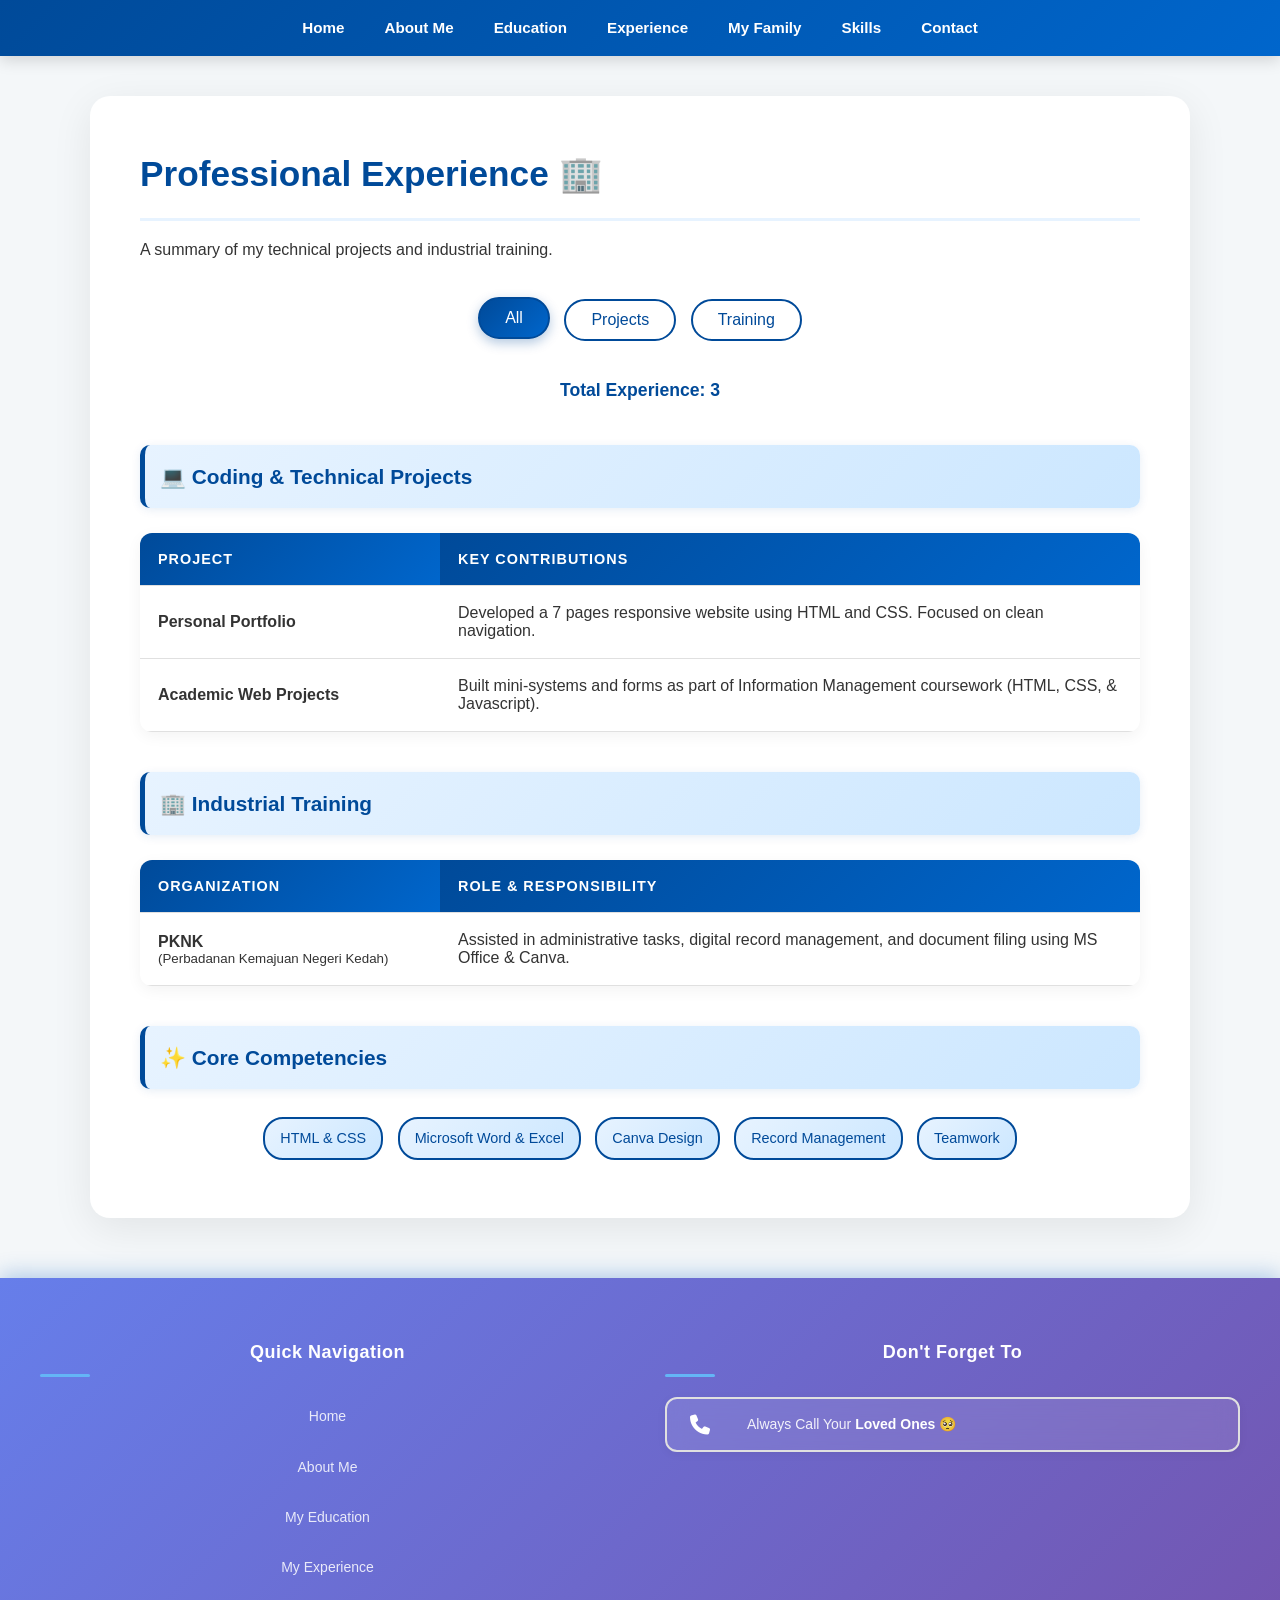
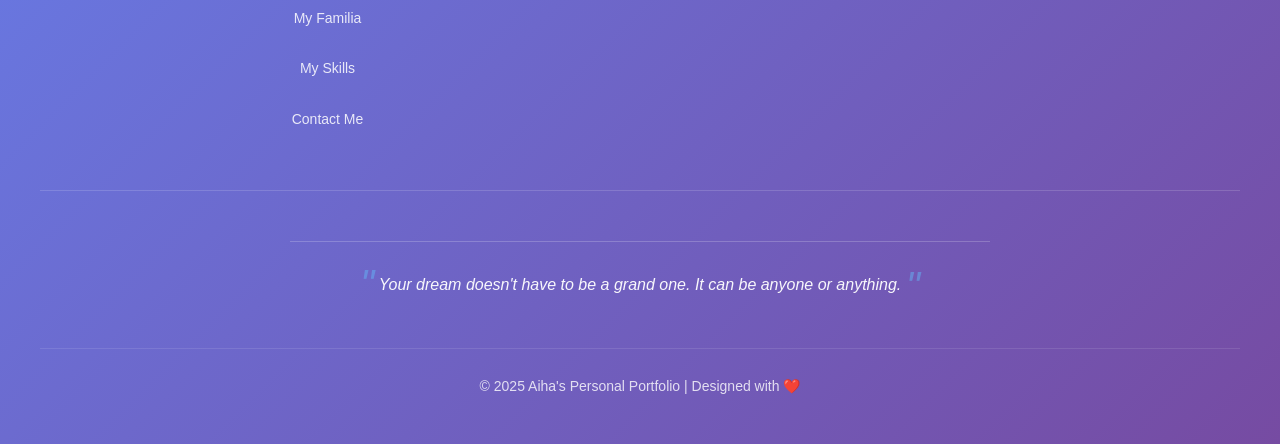
<file: experience.html>
<html>

<head>
    <meta charset="UTF-8">
    <meta name="viewport" content="width=device-width, initial-scale=1.0">
    <title>Experience | Aiha's Portfolio</title>
    <link rel="stylesheet" href="https://cdnjs.cloudflare.com/ajax/libs/font-awesome/6.4.0/css/all.min.css">
    <link rel="stylesheet" href="style.css">
    <style>
        table {
            width: 100%;
            border-collapse: collapse;
            margin-top: 25px;
            background-color: white;
            box-shadow: 0 4px 15px rgba(0, 0, 0, 0.05);
            border-radius: 12px;
            overflow: hidden;
        }

        th,
        td {
            padding: 18px;
            text-align: left;
            border-bottom: 1px solid #e0e0e0;
        }

        th {
            background: linear-gradient(135deg, #004a99 0%, #0066cc 100%);
            color: white;
            text-transform: uppercase;
            font-size: 0.9em;
            letter-spacing: 1px;
        }

        tr {
            transition: all 0.3s ease;
        }

        tr:hover {
            background-color: #f0f8ff;
            transform: scale(1.02);
            box-shadow: 0 2px 8px rgba(0, 74, 153, 0.1);
        }

        .exp-category {
            font-weight: bold;
            color: #004a99;
            margin-top: 40px;
            display: block;
            font-size: 1.3em;
            padding: 15px;
            background: linear-gradient(135deg, #e7f3ff 0%, #cce7ff 100%);
            border-radius: 10px;
            border-left: 5px solid #004a99;
            box-shadow: 0 2px 10px rgba(0, 74, 153, 0.1);
            animation: slideIn 0.5s ease;
        }

        @keyframes slideIn {
            from {
                opacity: 0;
                transform: translateX(-30px);
            }

            to {
                opacity: 1;
                transform: translateX(0);
            }
        }

        .skill-tag {
            display: inline-block;
            background: linear-gradient(135deg, #e7f3ff 0%, #cce7ff 100%);
            color: #004a99;
            padding: 8px 15px;
            border-radius: 20px;
            margin: 8px 5px;
            font-size: 0.9em;
            border: 2px solid #004a99;
            transition: all 0.3s ease;
            cursor: pointer;
        }

        .skill-tag:hover {
            background: linear-gradient(135deg, #004a99 0%, #0066cc 100%);
            color: white;
            transform: translateY(-3px);
            box-shadow: 0 4px 12px rgba(0, 74, 153, 0.3);
        }

        .scroll-indicator {
            position: fixed;
            top: 0;
            left: 0;
            height: 4px;
            background: linear-gradient(90deg, #004a99, #0066cc);
            z-index: 9999;
            transition: width 0.1s ease;
        }

        .filter-buttons {
            text-align: center;
            margin: 30px 0;
        }

        .filter-btn {
            background: white;
            color: #004a99;
            border: 2px solid #004a99;
            padding: 10px 25px;
            margin: 5px;
            border-radius: 25px;
            cursor: pointer;
            transition: all 0.3s ease;
            font-size: 1em;
        }

        .filter-btn:hover,
        .filter-btn.active {
            background: linear-gradient(135deg, #004a99 0%, #0066cc 100%);
            color: white;
            transform: translateY(-2px);
            box-shadow: 0 4px 12px rgba(0, 74, 153, 0.3);
        }

        .project-count {
            text-align: center;
            font-size: 1.1em;
            color: #004a99;
            font-weight: bold;
            margin: 20px 0;
        }

        /* Footer Styles */
        footer {
            background: linear-gradient(135deg, #667eea 0%, #764ba2 100%);
            color: #ffffff;
            padding: 60px 20px 30px;
            margin-top: 60px;
        }

        .footer-container {
            max-width: 1200px;
            margin: 0 auto;
        }

        .footer-content {
            display: grid;
            grid-template-columns: repeat(auto-fit, minmax(250px, 1fr));
            gap: 50px;
            margin-bottom: 50px;
            padding-bottom: 40px;
            border-bottom: 1px solid rgba(255, 255, 255, 0.15);
        }

        .footer-section h3 {
            font-size: 18px;
            font-weight: 600;
            margin-bottom: 20px;
            letter-spacing: 0.5px;
            color: #ffffff;
        }

        .footer-section a {
            display: block;
            color: rgba(255, 255, 255, 0.85);
            text-decoration: none;
            font-size: 14px;
            margin-bottom: 12px;
            transition: all 0.3s ease;
            padding-left: 0;
        }

        .footer-section a:hover {
            color: #ffffff;
            padding-left: 8px;
            transform: translateX(3px);
        }

        footer .icon-box {
            display: flex;
            align-items: center;
            gap: 12px;
            padding: 15px;
            background: rgba(255, 255, 255, 0.1);
            border-radius: 12px;
            backdrop-filter: blur(10px);
            margin-top: 10px;
            cursor: default;
        }

        footer .icon-box i {
            font-size: 20px;
            color: #ffffff;
        }

        footer .icon-box span {
            font-size: 14px;
            line-height: 1.5;
            color: rgba(255, 255, 255, 0.9);
        }

        footer .icon-box strong {
            color: #ffffff;
            font-weight: 600;
        }

        .quotes-text {
            text-align: center;
            font-size: 16px;
            font-style: italic;
            line-height: 1.6;
            margin: 30px 0;
            color: rgba(255, 255, 255, 0.95);
            max-width: 700px;
            margin-left: auto;
            margin-right: auto;
        }

        .copyright {
            text-align: center;
            font-size: 14px;
            color: rgba(255, 255, 255, 0.8);
            padding-top: 25px;
            border-top: 1px solid rgba(255, 255, 255, 0.1);
        }

        .heart {
            color: #ff6b6b;
            display: inline-block;
            animation: heartbeat 1.5s ease-in-out infinite;
        }

        @keyframes heartbeat {
            0%, 100% { transform: scale(1); }
            25% { transform: scale(1.1); }
            50% { transform: scale(1); }
        }

        /* Responsive Design */
        @media (max-width: 768px) {
            footer {
                padding: 40px 20px 25px;
            }

            .footer-content {
                gap: 35px;
                margin-bottom: 35px;
                padding-bottom: 30px;
            }

            .footer-section h3 {
                font-size: 16px;
            }

            .quotes-text {
                font-size: 15px;
                margin: 25px 0;
            }

            .copyright {
                font-size: 13px;
            }
        }

        @media (max-width: 480px) {
            .footer-content {
                grid-template-columns: 1fr;
                gap: 30px;
            }

            footer .icon-box {
                flex-direction: column;
                text-align: center;
                gap: 10px;
            }
        }
    </style>
</head>

<body>
    <div class="scroll-indicator" id="scrollBar"></div>

    <nav>
        <a href="index.html">Home</a>
        <a href="aboutme.html">About Me</a>
        <a href="education.html">Education</a>
        <a href="experience.html">Experience</a>
        <a href="family.html">My Family</a>
        <a href="skill.html">Skills</a>
        <a href="contact.html">Contact</a>
    </nav>

    <div class="container">
        <h1>Professional Experience &#127970;</h1>
        <p>A summary of my technical projects and industrial training.</p>

        <div class="filter-buttons">
            <button class="filter-btn active" onclick="filterExperience('all')">All</button>
            <button class="filter-btn" onclick="filterExperience('projects')">Projects</button>
            <button class="filter-btn" onclick="filterExperience('training')">Training</button>
        </div>

        <div class="project-count" id="projectCount">Total Experience: 3</div>

        <span class="exp-category exp-item projects">&#128187; Coding & Technical Projects</span>
        <table class="exp-item projects">
            <tr>
                <th style="width: 30%;">Project</th>
                <th>Key Contributions</th>
            </tr>
            <tr onclick="highlightRow(this)">
                <td><strong>Personal Portfolio</strong></td>
                <td>Developed a 7 pages responsive website using HTML and CSS. Focused on clean navigation.</td>
            </tr>
            <tr onclick="highlightRow(this)">
                <td><strong>Academic Web Projects</strong></td>
                <td>Built mini-systems and forms as part of Information Management coursework (HTML, CSS, & Javascript).</td>
            </tr>
        </table>

        <span class="exp-category exp-item training">&#127970; Industrial Training</span>
        <table class="exp-item training">
            <tr>
                <th style="width: 30%;">Organization</th>
                <th>Role & Responsibility</th>
            </tr>
            <tr onclick="highlightRow(this)">
                <td><strong>PKNK</strong><br><small>(Perbadanan Kemajuan Negeri Kedah)</small></td>
                <td>Assisted in administrative tasks, digital record management, and document filing using MS Office & Canva.</td>
            </tr>
        </table>

        <span class="exp-category">&#10024; Core Competencies</span>
        <div style="margin-top: 20px; text-align: center;">
            <span class="skill-tag" onclick="showSkillInfo('HTML & CSS')">HTML & CSS</span>
            <span class="skill-tag" onclick="showSkillInfo('Microsoft Office')">Microsoft Word & Excel</span>
            <span class="skill-tag" onclick="showSkillInfo('Canva')">Canva Design</span>
            <span class="skill-tag" onclick="showSkillInfo('Records')">Record Management</span>
            <span class="skill-tag" onclick="showSkillInfo('Team')">Teamwork</span>
        </div>

        <div id="skillInfo" style="margin-top: 30px; padding: 20px; background: #f0f8ff; border-radius: 10px; display: none;">
            <h3 id="skillTitle"></h3>
            <p id="skillDescription"></p>
        </div>
    </div>

    <!-- Footer Section -->
    <footer>
        <div class="footer-container">
            <div class="footer-content">
                <div class="footer-section">
                    <h3>Quick Navigation</h3>
                    <a href="index.html">Home</a>
                    <a href="aboutme.html">About Me</a>
                    <a href="education.html">My Education</a>
                    <a href="experience.html">My Experience</a>
                    <a href="family.html">My Familia</a>
                    <a href="skill.html">My Skills</a>
                    <a href="contact.html">Contact Me</a>
                </div>
                
                <div class="footer-section">
                    <h3>Don't Forget To</h3>
                    <div class="icon-box">
                        <i class="fa fa-phone"></i>
                        <div>
                            <span>Always Call Your <strong>Loved Ones</strong> &#129402;</span>
                        </div>
                    </div>
                </div>
            </div>
            
            <p class="quotes-text">
                Your dream doesn't have to be a grand one. It can be anyone or anything.
            </p>
            
            <p class="copyright">
                &copy; 2025 Aiha's Personal Portfolio | Designed with <span class="heart">&#10084;&#65039</span>
            </p>
        </div>
    </footer>

    <script>
        // Scroll Progress Bar
        window.onscroll = function() {
            var winScroll = document.body.scrollTop || document.documentElement.scrollTop;
            var height = document.documentElement.scrollHeight - document.documentElement.clientHeight;
            var scrolled = (winScroll / height) * 100;
            document.getElementById("scrollBar").style.width = scrolled + "%";
        };

        // Highlight table row on click
        function highlightRow(row) {
            var allRows = document.querySelectorAll('tr');
            allRows.forEach(function(r) {
                r.style.backgroundColor = '';
            });
            row.style.backgroundColor = '#cce7ff';
        }

        // Filter experience by category
        function filterExperience(category) {
            var items = document.querySelectorAll('.exp-item');
            var buttons = document.querySelectorAll('.filter-btn');
            var count = 0;

            buttons.forEach(function(btn) {
                btn.classList.remove('active');
            });
            event.target.classList.add('active');

            items.forEach(function(item) {
                if (category === 'all') {
                    item.style.display = 'block';
                    count++;
                } else if (item.classList.contains(category)) {
                    item.style.display = 'block';
                    count++;
                } else {
                    item.style.display = 'none';
                }
            });

            document.getElementById('projectCount').textContent =
                category === 'all' ? 'Total Experience: 3' : 'Showing: ' + count + ' item(s)';
        }

        // Show skill information
        function showSkillInfo(skill) {
            var info = document.getElementById('skillInfo');
            var title = document.getElementById('skillTitle');
            var desc = document.getElementById('skillDescription');

            var skillData = {
                'HTML & CSS': 'Building and styling modern, responsive web pages with clean code structure.',
                'Microsoft Office': 'Proficient in Word, Excel, and PowerPoint for documentation and data management.',
                'Canva': 'Creating professional designs, presentations, and marketing materials.',
                'Records': 'Organizing and managing electronic records following proper information management standards.',
                'Team': 'Collaborating effectively with team members on various projects and presentations.'
            };

            title.textContent = skill;
            desc.textContent = skillData[skill] || 'Information about this skill.';
            info.style.display = 'block';

            info.scrollIntoView({
                behavior: 'smooth',
                block: 'nearest'
            });
        }
    </script>
</body>

</html>
</file>
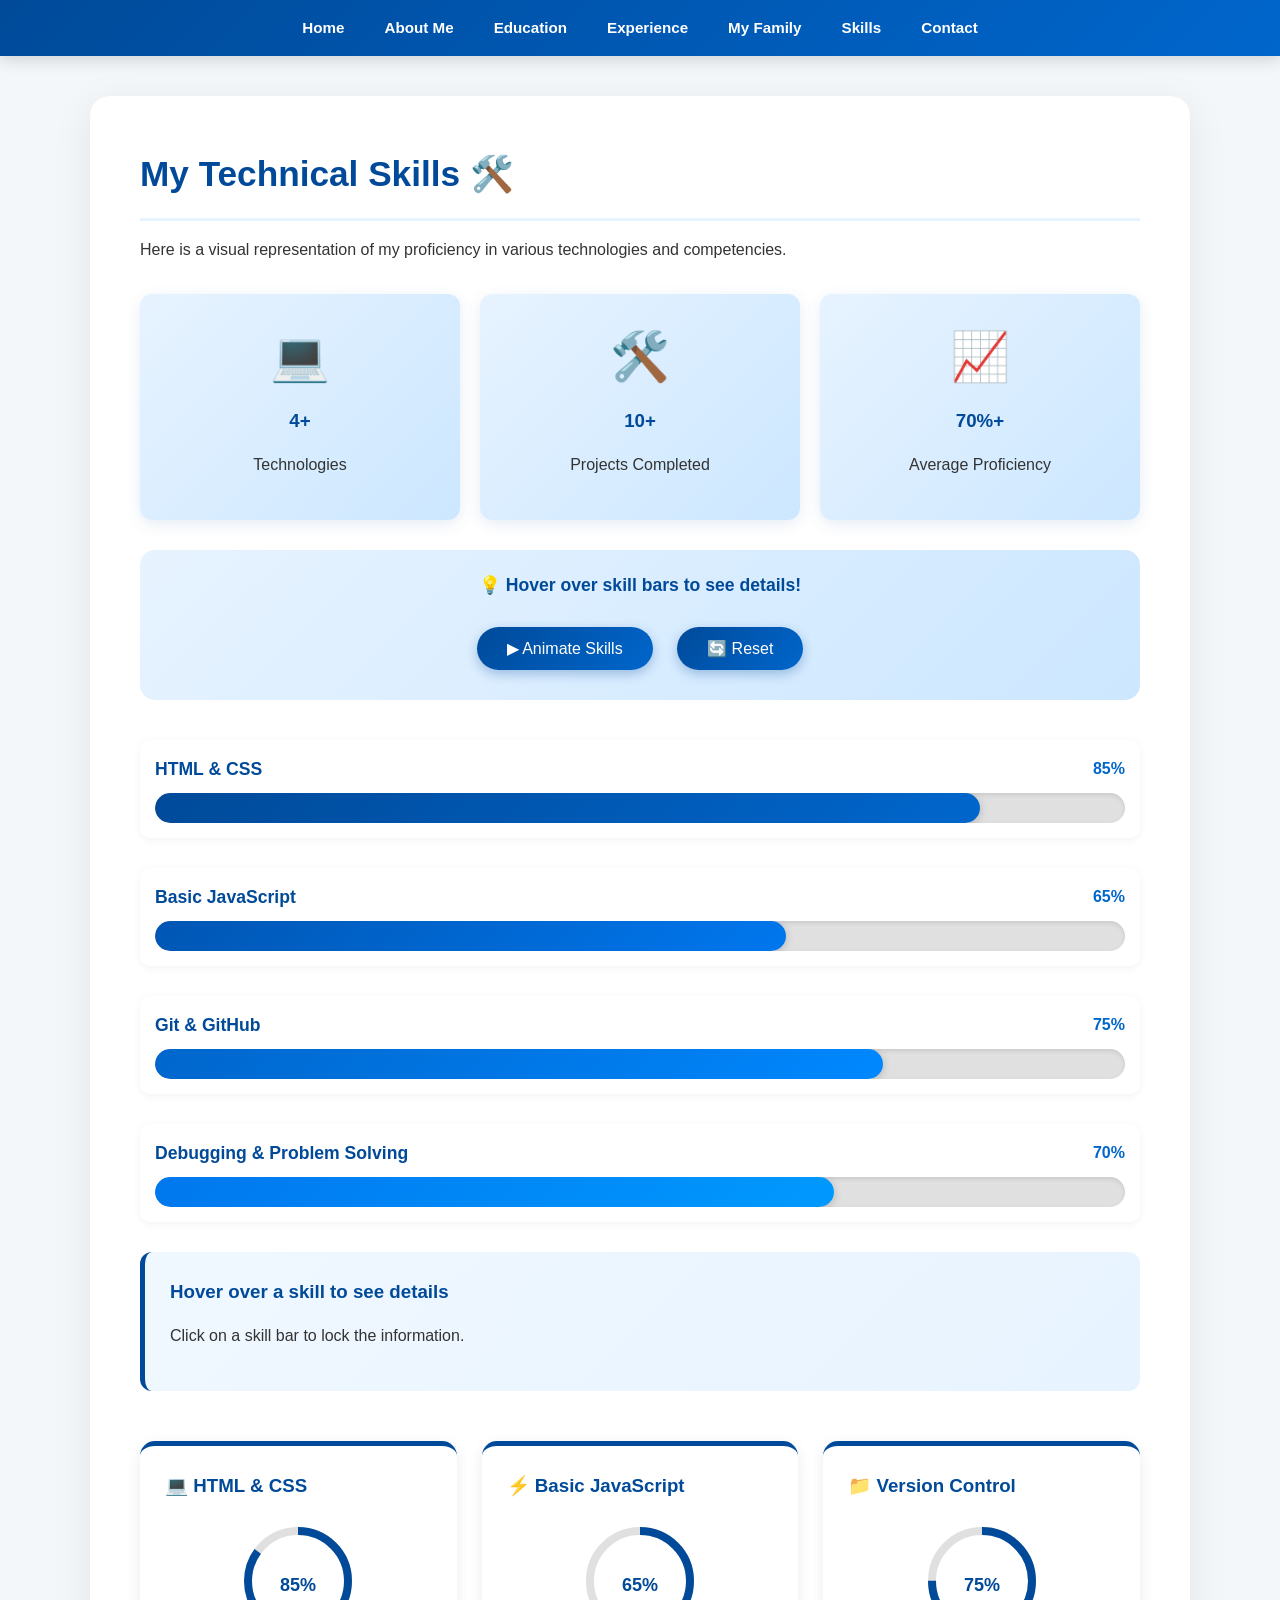
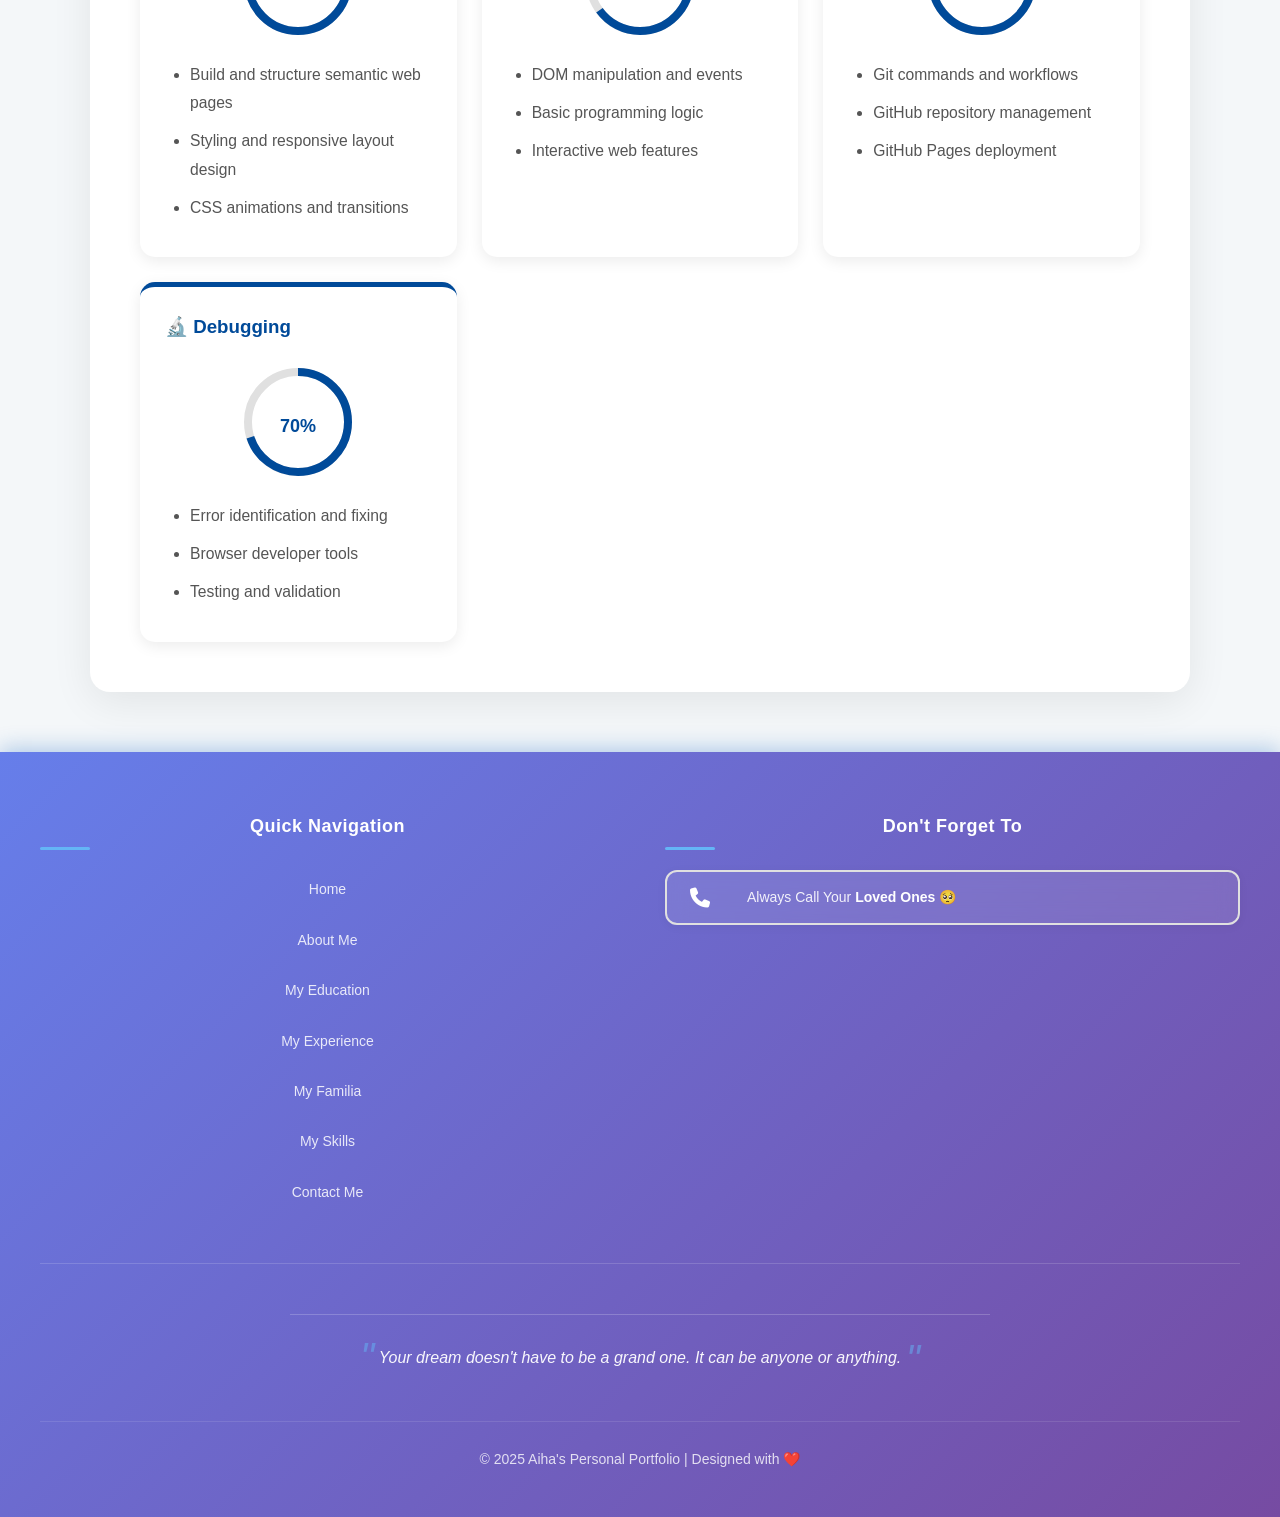
<file: skill.html>
<html>

<head>
    <meta charset="UTF-8">
    <meta name="viewport" content="width=device-width, initial-scale=1.0">
    <title>Skills | Aiha's Portfolio</title>
    <link rel="stylesheet" href="https://cdnjs.cloudflare.com/ajax/libs/font-awesome/6.4.0/css/all.min.css">
    <link rel="stylesheet" href="style.css">
    <style>
        /* Footer Styles - Add these to your style.css file */
        footer {
            background: linear-gradient(135deg, #667eea 0%, #764ba2 100%);
            color: #ffffff;
            padding: 60px 20px 30px;
            margin-top: 60px;
        }

        .footer-container {
            max-width: 1200px;
            margin: 0 auto;
        }

        .footer-content {
            display: grid;
            grid-template-columns: repeat(auto-fit, minmax(250px, 1fr));
            gap: 50px;
            margin-bottom: 50px;
            padding-bottom: 40px;
            border-bottom: 1px solid rgba(255, 255, 255, 0.15);
        }

        .footer-section h3 {
            font-size: 18px;
            font-weight: 600;
            margin-bottom: 20px;
            letter-spacing: 0.5px;
            color: #ffffff;
        }

        .footer-section a {
            display: block;
            color: rgba(255, 255, 255, 0.85);
            text-decoration: none;
            font-size: 14px;
            margin-bottom: 12px;
            transition: all 0.3s ease;
            padding-left: 0;
        }

        .footer-section a:hover {
            color: #ffffff;
            padding-left: 8px;
            transform: translateX(3px);
        }

        .icon-box {
            display: flex;
            align-items: center;
            gap: 12px;
            padding: 15px;
            background: rgba(255, 255, 255, 0.1);
            border-radius: 12px;
            backdrop-filter: blur(10px);
            margin-top: 10px;
            cursor: default;
        }

        .icon-box i {
            font-size: 20px;
            color: #ffffff;
        }

        .icon-box span {
            font-size: 14px;
            line-height: 1.5;
            color: rgba(255, 255, 255, 0.9);
        }

        .icon-box strong {
            color: #ffffff;
            font-weight: 600;
        }

        .quotes-text {
            text-align: center;
            font-size: 16px;
            font-style: italic;
            line-height: 1.6;
            margin: 30px 0;
            color: rgba(255, 255, 255, 0.95);
            max-width: 700px;
            margin-left: auto;
            margin-right: auto;
        }

        .copyright {
            text-align: center;
            font-size: 14px;
            color: rgba(255, 255, 255, 0.8);
            padding-top: 25px;
            border-top: 1px solid rgba(255, 255, 255, 0.1);
        }

        .heart {
            color: #ff6b6b;
            display: inline-block;
            animation: heartbeat 1.5s ease-in-out infinite;
        }

        @keyframes heartbeat {
            0%, 100% { transform: scale(1); }
            25% { transform: scale(1.1); }
            50% { transform: scale(1); }
        }

        /* Responsive Design */
        @media (max-width: 768px) {
            footer {
                padding: 40px 20px 25px;
            }

            .footer-content {
                gap: 35px;
                margin-bottom: 35px;
                padding-bottom: 30px;
            }

            .footer-section h3 {
                font-size: 16px;
            }

            .quotes-text {
                font-size: 15px;
                margin: 25px 0;
            }

            .copyright {
                font-size: 13px;
            }
        }

        @media (max-width: 480px) {
            .footer-content {
                grid-template-columns: 1fr;
                gap: 30px;
            }

            .icon-box {
                flex-direction: column;
                text-align: center;
                gap: 10px;
            }
        }
    </style>
</head>

<body>
    <div class="scroll-indicator" id="scrollBar"></div>

    <nav>
        <a href="index.html">Home</a>
        <a href="aboutme.html">About Me</a>
        <a href="education.html">Education</a>
        <a href="experience.html">Experience</a>
        <a href="family.html">My Family</a>
        <a href="skill.html">Skills</a>
        <a href="contact.html">Contact</a>
    </nav>

    <div class="container">
        <h1>My Technical Skills &#128736;&#65039;</h1>
        <p>Here is a visual representation of my proficiency in various technologies and competencies.</p>

        <div class="skill-summary">
            <div class="summary-box">
                <div class="summary-icon">&#128187;</div>
                <h3>4+</h3>
                <p>Technologies</p>
            </div>
            <div class="summary-box">
                <div class="summary-icon">&#128736;&#65039;</div>
                <h3>10+</h3>
                <p>Projects Completed</p>
            </div>
            <div class="summary-box">
                <div class="summary-icon">&#128200;</div>
                <h3>70%+</h3>
                <p>Average Proficiency</p>
            </div>
        </div>

        <div class="interactive-info">
            <p style="font-size: 1.1em; color: #004a99; font-weight: bold;">
                &#128161; Hover over skill bars to see details!
            </p>
            <button class="toggle-btn" onclick="animateSkills()">&#9654; Animate Skills</button>
            <button class="toggle-btn" onclick="resetSkills()">&#128260; Reset</button>
        </div>

        <div style="margin-top: 40px;">
            <div class="skill-item" onmouseenter="showSkillDetail('html')" onclick="lockSkill('html')">
                <div class="skill-header">
                    <span class="skill-label">HTML & CSS</span>
                    <span class="skill-percentage" id="html-percent">0%</span>
                </div>
                <div class="skill-container">
                    <div class="skills html-css" id="html-bar"></div>
                </div>
            </div>

            <div class="skill-item" onmouseenter="showSkillDetail('js')" onclick="lockSkill('js')">
                <div class="skill-header">
                    <span class="skill-label">Basic JavaScript</span>
                    <span class="skill-percentage" id="js-percent">0%</span>
                </div>
                <div class="skill-container">
                    <div class="skills js" id="js-bar"></div>
                </div>
            </div>

            <div class="skill-item" onmouseenter="showSkillDetail('git')" onclick="lockSkill('git')">
                <div class="skill-header">
                    <span class="skill-label">Git & GitHub</span>
                    <span class="skill-percentage" id="git-percent">0%</span>
                </div>
                <div class="skill-container">
                    <div class="skills git" id="git-bar"></div>
                </div>
            </div>

            <div class="skill-item" onmouseenter="showSkillDetail('debug')" onclick="lockSkill('debug')">
                <div class="skill-header">
                    <span class="skill-label">Debugging & Problem Solving</span>
                    <span class="skill-percentage" id="debug-percent">0%</span>
                </div>
                <div class="skill-container">
                    <div class="skills debug" id="debug-bar"></div>
                </div>
            </div>
        </div>

        <div class="skill-detail-box" id="skillDetailBox">
            <h3 id="detailTitle">Hover over a skill to see details</h3>
            <p id="detailDescription">Click on a skill bar to lock the information.</p>
            <ul id="detailList"></ul>
        </div>

        <div class="skill-details">
            <div class="skill-card">
                <h3>&#128187; HTML & CSS</h3>
                <div class="progress-circle" data-progress="85">
                    <svg width="120" height="120">
                        <circle cx="60" cy="60" r="50"></circle>
                        <circle cx="60" cy="60" r="50" id="circle-html"></circle>
                        <text x="60" y="70" text-anchor="middle">85%</text>
                    </svg>
                </div>
                <ul>
                    <li>Build and structure semantic web pages</li>
                    <li>Styling and responsive layout design</li>
                    <li>CSS animations and transitions</li>
                </ul>
            </div>

            <div class="skill-card">
                <h3>&#9889; Basic JavaScript</h3>
                <div class="progress-circle" data-progress="65">
                    <svg width="120" height="120">
                        <circle cx="60" cy="60" r="50"></circle>
                        <circle cx="60" cy="60" r="50" id="circle-js"></circle>
                        <text x="60" y="70" text-anchor="middle">65%</text>
                    </svg>
                </div>
                <ul>
                    <li>DOM manipulation and events</li>
                    <li>Basic programming logic</li>
                    <li>Interactive web features</li>
                </ul>
            </div>

            <div class="skill-card">
                <h3>&#128193; Version Control</h3>
                <div class="progress-circle" data-progress="75">
                    <svg width="120" height="120">
                        <circle cx="60" cy="60" r="50"></circle>
                        <circle cx="60" cy="60" r="50" id="circle-git"></circle>
                        <text x="60" y="70" text-anchor="middle">75%</text>
                    </svg>
                </div>
                <ul>
                    <li>Git commands and workflows</li>
                    <li>GitHub repository management</li>
                    <li>GitHub Pages deployment</li>
                </ul>
            </div>

            <div class="skill-card">
                <h3>&#128300; Debugging</h3>
                <div class="progress-circle" data-progress="70">
                    <svg width="120" height="120">
                        <circle cx="60" cy="60" r="50"></circle>
                        <circle cx="60" cy="60" r="50" id="circle-debug"></circle>
                        <text x="60" y="70" text-anchor="middle">70%</text>
                    </svg>
                </div>
                <ul>
                    <li>Error identification and fixing</li>
                    <li>Browser developer tools</li>
                    <li>Testing and validation</li>
                </ul>
            </div>
        </div>
    </div>

    <!-- Footer Section -->
    <footer>
        <div class="footer-container">
            <div class="footer-content">
                <div class="footer-section">
                    <h3>Quick Navigation</h3>
                    <a href="index.html">Home</a>
                    <a href="aboutme.html">About Me</a>
                    <a href="education.html">My Education</a>
                    <a href="experience.html">My Experience</a>
                    <a href="family.html">My Familia</a>
                    <a href="skill.html">My Skills</a>
                    <a href="contact.html">Contact Me</a>
                </div>
                
                <div class="footer-section">
                    <h3>Don't Forget To</h3>
                    <div class="icon-box">
                        <i class="fa fa-phone"></i>
                        <div>
                            <span>Always Call Your <strong>Loved Ones</strong> &#129402;</span>
                        </div>
                    </div>
                </div>
            </div>
            
            <p class="quotes-text">
                Your dream doesn't have to be a grand one. It can be anyone or anything.
            </p>
            
            <p class="copyright">
                &copy; 2025 Aiha's Personal Portfolio | Designed with <span class="heart">&#10084;&#65039</span>
            </p>
        </div>
    </footer>

    <script src="javascript.js"></script>
</body>

</html>
</file>
<file: style.css>
/* --- Modern Blue & White Theme --- */
:root {
--primary-blue: #004a99;
--light-blue: #e7f3ff;
--dark-blue: #003366;
--white: #ffffff;
--gray-bg: #f4f7f9;
--text-color: #333;
--gradient-primary: linear-gradient(135deg, #004a99 0%, #0066cc 100%);
}

* {
box-sizing: border-box;
margin: 0;
padding: 0;
}

html {
scroll-behavior: smooth;
}

body {
font-family: 'Segoe UI', Roboto, Helvetica, Arial, sans-serif;
line-height: 1.6;
background-color: var(--gray-bg);
color: var(--text-color);
overflow-x: hidden;
}

/* --- Scroll Progress Bar --- */
.scroll-indicator {
position: fixed;
top: 0;
left: 0;
height: 4px;
background: linear-gradient(90deg, #004a99, #0066cc);
z-index: 9999;
transition: width 0.1s ease;
}

/* --- Navigation Bar --- */
nav {
background: var(--gradient-primary);
position: sticky;
top: 0;
z-index: 1000;
display: flex;
justify-content: center;
box-shadow: 0 4px 15px rgba(0,0,0,0.15);
animation: slideDown 0.5s ease;
}

@keyframes slideDown {
from { transform: translateY(-100%); }
to { transform: translateY(0); }
}

nav a {
color: var(--white);
text-align: center;
padding: 16px 20px;
text-decoration: none;
font-weight: 600;
transition: all 0.3s ease;
position: relative;
overflow: hidden;
font-size: 0.95em;
}

nav a::before {
content: '';
position: absolute;
bottom: 0;
left: 50%;
width: 0;
height: 3px;
background: #ffd700;
transition: all 0.3s ease;
transform: translateX(-50%);
}

nav a:hover::before {
width: 80%;
}

nav a:hover {
background-color: var(--dark-blue);
color: #ffd700;
transform: translateY(-2px);
}

/* --- Container --- */
.container {
max-width: 1100px;
margin: 40px auto;
padding: 50px;
background-color: var(--white);
min-height: 80vh;
border-radius: 20px;
box-shadow: 0 10px 40px rgba(0,0,0,0.08);
}

.fade-in {
animation: fadeInUp 0.8s ease;
}

@keyframes fadeInUp {
from { opacity: 0; transform: translateY(30px); }
to { opacity: 1; transform: translateY(0); }
}

/* --- Typography --- */
h1, h2, h3 {
color: var(--primary-blue);
margin-bottom: 15px;
}

h1 {
border-bottom: 3px solid var(--light-blue);
padding-bottom: 15px;
font-size: 2.2em;
}

h2 {
font-size: 1.8em;
margin-top: 30px;
}

p {
margin-bottom: 15px;
line-height: 1.8;
}

hr {
border: 0;
height: 2px;
background: linear-gradient(90deg, transparent, #e0e0e0, transparent);
margin: 30px 0;
}

/* --- Homepage Styles --- */
.bio-card {
background: linear-gradient(135deg, #ffffff 0%, #f0f8ff 100%);
border-left: 5px solid #004a99;
padding: 25px;
margin: 20px 0;
border-radius: 10px;
box-shadow: 0 4px 15px rgba(0,74,153,0.1);
transition: transform 0.3s ease;
}

.bio-card:hover {
transform: translateY(-5px);
box-shadow: 0 6px 20px rgba(0,74,153,0.2);
}

.highlight-item {
display: flex;
align-items: center;
margin: 15px 0;
padding: 12px;
background: white;
border-radius: 8px;
box-shadow: 0 2px 8px rgba(0,0,0,0.05);
transition: all 0.3s ease;
}

.highlight-item:hover {
background: #e7f3ff;
transform: translateX(10px);
}

.timeline {
border-left: 3px solid #004a99;
margin-left: 30px;
padding-left: 30px;
position: relative;
}

.timeline-event {
margin-bottom: 30px;
padding: 15px;
background: white;
border-radius: 8px;
box-shadow: 0 2px 10px rgba(0,0,0,0.05);
transition: all 0.3s ease;
}

.timeline-event:hover {
background: #f0f8ff;
transform: translateX(10px);
}

.timeline-event::before {
content: "";
width: 20px;
height: 20px;
background: #004a99;
border: 4px solid white;
border-radius: 50%;
position: absolute;
left: -12px;
box-shadow: 0 0 0 3px #004a99;
}

.cta-box {
background: linear-gradient(135deg, #e7f3ff 0%, #cce7ff 100%);
padding: 40px;
border-radius: 15px;
text-align: center;
margin-top: 40px;
box-shadow: 0 4px 15px rgba(0,74,153,0.1);
}

.btn-large {
display: inline-block;
background: var(--gradient-primary);
color: white;
padding: 15px 35px;
border-radius: 30px;
text-decoration: none;
font-weight: bold;
font-size: 1.1em;
margin-top: 15px;
transition: all 0.3s ease;
box-shadow: 0 4px 15px rgba(0,74,153,0.3);
}

.btn-large:hover {
transform: translateY(-3px);
box-shadow: 0 6px 20px rgba(0,74,153,0.4);
}

/* --- About Me Page Styles --- */
.about-section {
margin: 40px 0;
}

.info-grid {
display: grid;
grid-template-columns: repeat(auto-fit, minmax(200px, 1fr));
gap: 20px;
margin-top: 25px;
}

.info-card {
background: white;
padding: 25px;
border-radius: 12px;
text-align: center;
box-shadow: 0 4px 15px rgba(0,0,0,0.08);
transition: all 0.3s ease;
border-top: 4px solid #004a99;
}

.info-card:hover {
transform: translateY(-8px);
box-shadow: 0 8px 25px rgba(0,74,153,0.2);
}

.info-icon {
font-size: 3em;
margin-bottom: 10px;
}

.interest-section {
margin: 50px 0;
}

.music-container {
display: flex;
gap: 30px;
align-items: center;
background: linear-gradient(135deg, #f0f8ff 0%, #e7f3ff 100%);
padding: 30px;
border-radius: 15px;
box-shadow: 0 4px 15px rgba(0,74,153,0.1);
flex-wrap: wrap;
}

.album-art {
position: relative;
width: 250px;
height: 250px;
border-radius: 15px;
overflow: hidden;
box-shadow: 0 8px 25px rgba(0,0,0,0.2);
}

.album-art img {
width: 100%;
height: 100%;
object-fit: cover;
}

.vinyl-overlay {
position: absolute;
top: 0;
left: 0;
width: 100%;
height: 100%;
background: radial-gradient(circle, transparent 40%, rgba(0,0,0,0.1) 100%);
}

@keyframes rotate {
from { transform: rotate(0deg); }
to { transform: rotate(360deg); }
}

.music-info {
flex: 1;
min-width: 250px;
}

.song-title {
font-size: 1.3em;
font-weight: bold;
color: #004a99;
margin: 10px 0;
}

.progress-bar {
width: 100%;
height: 8px;
background: #ddd;
border-radius: 10px;
margin: 15px 0;
overflow: hidden;
}

.progress {
height: 100%;
background: var(--gradient-primary);
width: 0%;
transition: width 0.1s ease;
}

.time-info {
display: flex;
justify-content: space-between;
font-size: 0.9em;
color: #666;
margin-bottom: 15px;
}

.controls {
display: flex;
gap: 15px;
justify-content: center;
margin: 20px 0;
}

.control-btn {
background: var(--gradient-primary);
border: none;
color: white;
width: 50px;
height: 50px;
border-radius: 50%;
font-size: 1.2em;
cursor: pointer;
transition: all 0.3s ease;
box-shadow: 0 4px 12px rgba(0,74,153,0.3);
}

.play-btn {
width: 60px;
height: 60px;
font-size: 1.5em;
}

.control-btn:hover {
transform: scale(1.1);
box-shadow: 0 6px 20px rgba(0,74,153,0.4);
}

.music-note {
text-align: center;
margin-top: 15px;
font-size: 0.9em;
color: #666;
font-style: italic;
}

.quote-section {
margin: 50px 0;
}

.quote-card {
background: linear-gradient(135deg, #e7f3ff 0%, #cce7ff 100%);
padding: 40px;
border-radius: 15px;
text-align: center;
position: relative;
box-shadow: 0 4px 15px rgba(0,74,153,0.1);
}

.quote-icon {
font-size: 4em;
color: rgba(0,74,153,0.2);
line-height: 0;
}

.quote-icon-right {
position: absolute;
bottom: 20px;
right: 30px;
}

.quote-text {
font-size: 1.5em;
font-style: italic;
color: #004a99;
margin: 20px 0;
font-weight: 500;
}

.quote-author {
color: #666;
font-size: 1em;
margin-top: 15px;
}

.quote-explanation {
margin-top: 25px;
padding: 25px;
background: white;
border-radius: 10px;
border-left: 4px solid #004a99;
}

.fun-facts {
margin: 50px 0;
}

.facts-grid {
display: grid;
grid-template-columns: repeat(auto-fit, minmax(250px, 1fr));
gap: 15px;
margin-top: 25px;
}

.fact-item {
background: white;
padding: 20px;
border-radius: 10px;
box-shadow: 0 2px 10px rgba(0,0,0,0.05);
transition: all 0.3s ease;
border-left: 4px solid #004a99;
}

.fact-item:hover {
transform: translateX(10px);
background: #f0f8ff;
}

/* --- Education Page Styles --- */
.edu-card {
background: linear-gradient(135deg, #ffffff 0%, #f9fcff 100%);
border: 2px solid #e0e0e0;
border-radius: 12px;
padding: 25px;
margin-bottom: 25px;
display: flex;
align-items: center;
transition: all 0.4s ease;
cursor: pointer;
}

.edu-card:hover {
box-shadow: 0 10px 30px rgba(0,74,153,0.2);
border-left: 10px solid #004a99;
transform: translateX(10px);
}

.edu-logo {
flex: 1;
max-width: 120px;
margin-right: 25px;
}

.edu-info {
flex: 4;
}

.year-badge {
background: linear-gradient(135deg, #004a99 0%, #0066cc 100%);
color: white;
padding: 6px 16px;
border-radius: 25px;
font-size: 0.9em;
display: inline-block;
margin-bottom: 12px;
box-shadow: 0 2px 8px rgba(0,74,153,0.3);
}

.school-name {
color: #004a99;
margin: 8px 0;
font-size: 1.5em;
}

.achievement-section {
margin-top: 40px;
padding: 30px;
background: linear-gradient(135deg, #e7f3ff 0%, #cce7ff 100%);
border-radius: 12px;
box-shadow: 0 4px 15px rgba(0,74,153,0.1);
}

.achievement-item {
display: flex;
align-items: center;
padding: 15px;
margin: 10px 0;
background: white;
border-radius: 8px;
transition: all 0.3s ease;
}

.achievement-item:hover {
transform: translateX(10px);
box-shadow: 0 4px 12px rgba(0,74,153,0.15);
}

/* --- Experience Page Styles --- */
table {
width: 100%;
border-collapse: collapse;
margin-top: 25px;
background-color: white;
box-shadow: 0 4px 15px rgba(0,0,0,0.05);
border-radius: 12px;
overflow: hidden;
}

th, td {
padding: 18px;
text-align: left;
border-bottom: 1px solid #e0e0e0;
}

th {
background: linear-gradient(135deg, #004a99 0%, #0066cc 100%);
color: white;
text-transform: uppercase;
font-size: 0.9em;
}

tr {
transition: all 0.3s ease;
cursor: pointer;
}

tr:hover {
background-color: #f0f8ff;
}

.exp-category {
font-weight: bold;
color: #004a99;
margin-top: 40px;
display: block;
font-size: 1.3em;
padding: 15px;
background: linear-gradient(135deg, #e7f3ff 0%, #cce7ff 100%);
border-radius: 10px;
border-left: 5px solid #004a99;
}

.filter-buttons {
text-align: center;
margin: 30px 0;
}

.filter-btn {
background: white;
color: #004a99;
border: 2px solid #004a99;
padding: 10px 25px;
margin: 5px;
border-radius: 25px;
cursor: pointer;
transition: all 0.3s ease;
font-size: 1em;
}

.filter-btn:hover,
.filter-btn.active {
background: var(--gradient-primary);
color: white;
transform: translateY(-2px);
}

.project-count {
text-align: center;
font-size: 1.1em;
color: #004a99;
font-weight: bold;
margin: 20px 0;
}

.skill-tag {
display: inline-block;
background: linear-gradient(135deg, #e7f3ff 0%, #cce7ff 100%);
color: #004a99;
padding: 8px 15px;
border-radius: 20px;
margin: 8px 5px;
font-size: 0.9em;
border: 2px solid #004a99;
transition: all 0.3s ease;
cursor: pointer;
}

.skill-tag:hover {
background: var(--gradient-primary);
color: white;
transform: translateY(-3px);
}

/* --- Family Page Styles --- */
.family-stats {
display: grid;
grid-template-columns: repeat(auto-fit, minmax(200px, 1fr));
gap: 20px;
margin: 30px 0;
}

.stat-box {
background: linear-gradient(135deg, #e7f3ff 0%, #cce7ff 100%);
padding: 25px;
border-radius: 15px;
text-align: center;
box-shadow: 0 4px 15px rgba(0,74,153,0.1);
transition: all 0.3s ease;
}

.stat-box:hover {
transform: translateY(-5px);
}

.stat-number {
font-size: 2.5em;
color: #004a99;
font-weight: bold;
}

.family-grid {
display: grid;
grid-template-columns: repeat(auto-fit, minmax(250px, 1fr));
gap: 25px;
margin-top: 40px;
}

.family-card {
background: white;
border-radius: 20px;
padding: 25px;
text-align: center;
box-shadow: 0 4px 15px rgba(0,0,0,0.08);
border: 2px solid #e0eefd;
transition: all 0.4s ease;
cursor: pointer;
}

.family-card:hover {
transform: translateY(-10px) scale(1.05);
border-color: #004a99;
box-shadow: 0 12px 30px rgba(0,74,153,0.25);
}

.family-img {
width: 140px;
height: 140px;
border-radius: 50%;
object-fit: cover;
background-color: #f0f8ff;
margin-bottom: 20px;
border: 4px solid #004a99;
transition: all 0.4s ease;
}

.family-card:hover .family-img {
transform: scale(1.15) rotate(5deg);
}

.relation-badge {
background: linear-gradient(135deg, #004a99 0%, #0066cc 100%);
color: white;
padding: 5px 16px;
border-radius: 25px;
font-size: 0.85em;
display: inline-block;
margin-bottom: 12px;
}

.age-text {
color: #666;
font-size: 0.95em;
}

.photo-gallery {
margin-top: 50px;
padding: 40px;
background: linear-gradient(135deg, #f9fcff 0%, #f0f8ff 100%);
border-radius: 15px;
}

.gallery-grid {
display: grid;
grid-template-columns: repeat(auto-fit, minmax(300px, 1fr));
gap: 25px;
margin-top: 25px;
}

.gallery-item {
position: relative;
border-radius: 15px;
overflow: hidden;
box-shadow: 0 4px 15px rgba(0,0,0,0.1);
cursor: pointer;
transition: all 0.3s ease;
}

.gallery-item:hover {
transform: scale(1.05);
box-shadow: 0 8px 25px rgba(0,0,0,0.2);
}

.gallery-item img {
width: 100%;
height: 350px;
object-fit: cover;
display: block;
}

.gallery-overlay {
position: absolute;
bottom: 0;
left: 0;
right: 0;
background: linear-gradient(to top, rgba(0,0,0,0.8), transparent);
color: white;
padding: 20px;
transform: translateY(100%);
transition: transform 0.3s ease;
}

.gallery-item:hover .gallery-overlay {
transform: translateY(0);
}

/* --- Skills Page Styles --- */
.skill-summary {
display: grid;
grid-template-columns: repeat(auto-fit, minmax(200px, 1fr));
gap: 20px;
margin: 30px 0;
}

.summary-box {
background: linear-gradient(135deg, #e7f3ff 0%, #cce7ff 100%);
padding: 25px;
border-radius: 12px;
text-align: center;
box-shadow: 0 4px 15px rgba(0,74,153,0.1);
}

.summary-icon {
font-size: 3em;
margin-bottom: 10px;
}

.interactive-info {
text-align: center;
padding: 20px;
margin: 30px 0;
background: linear-gradient(135deg, #e7f3ff 0%, #cce7ff 100%);
border-radius: 15px;
}

.toggle-btn {
background: var(--gradient-primary);
color: white;
border: none;
padding: 12px 30px;
border-radius: 25px;
cursor: pointer;
font-size: 1em;
transition: all 0.3s ease;
margin: 10px;
box-shadow: 0 4px 12px rgba(0,74,153,0.3);
}

.toggle-btn:hover {
transform: translateY(-3px);
box-shadow: 0 6px 20px rgba(0,74,153,0.4);
}

.skill-item {
margin-bottom: 30px;
padding: 15px;
background: white;
border-radius: 10px;
box-shadow: 0 2px 10px rgba(0,0,0,0.05);
transition: all 0.3s ease;
}

.skill-item:hover {
box-shadow: 0 4px 20px rgba(0,74,153,0.15);
}

.skill-header {
display: flex;
justify-content: space-between;
align-items: center;
margin-bottom: 10px;
}

.skill-label {
font-size: 1.1em;
font-weight: bold;
color: #004a99;
}

.skill-percentage {
font-weight: bold;
color: #0066cc;
}

.skill-container {
width: 100%;
background-color: #e0e0e0;
border-radius: 25px;
overflow: hidden;
box-shadow: inset 0 2px 4px rgba(0,0,0,0.1);
}

.skills {
height: 30px;
border-radius: 25px;
transition: width 2s ease;
box-shadow: 0 2px 8px rgba(0,0,0,0.2);
}

.html-css {
width: 0%;
background: linear-gradient(135deg, #004a99 0%, #0066cc 100%);
}

.js {
width: 0%;
background: linear-gradient(135deg, #0056b3 0%, #0077ee 100%);
}

.git {
width: 0%;
background: linear-gradient(135deg, #0066cc 0%, #0088ff 100%);
}

.debug {
width: 0%;
background: linear-gradient(135deg, #0077ee 0%, #0099ff 100%);
}

.skill-detail-box {
margin-top: 30px;
padding: 25px;
background: linear-gradient(135deg, #f0f8ff 0%, #e7f3ff 100%);
border-radius: 12px;
border-left: 5px solid #004a99;
}

.skill-details {
display: grid;
grid-template-columns: repeat(auto-fit, minmax(280px, 1fr));
gap: 25px;
margin-top: 50px;
}

.skill-card {
background: white;
padding: 25px;
border-radius: 15px;
border-top: 5px solid #004a99;
box-shadow: 0 4px 15px rgba(0,0,0,0.08);
transition: all 0.4s ease;
cursor: pointer;
}

.skill-card:hover {
transform: translateY(-10px);
box-shadow: 0 10px 30px rgba(0,74,153,0.2);
}

.skill-card ul {
padding-left: 25px;
font-size: 0.98em;
color: #555;
line-height: 1.8;
}

.skill-card li {
margin: 10px 0;
transition: all 0.3s ease;
}

.skill-card li:hover {
color: #004a99;
transform: translateX(5px);
}

.progress-circle {
margin: 20px auto;
text-align: center;
}

.progress-circle svg {
transform: rotate(-90deg);
}

.progress-circle circle {
fill: none;
stroke-width: 8;
}

.progress-circle circle:first-child {
stroke: #e0e0e0;
}

.progress-circle circle:last-of-type {
stroke: #004a99;
stroke-dasharray: 314;
stroke-dashoffset: 314;
transition: stroke-dashoffset 2s ease;
}

.progress-circle text {
transform: rotate(90deg);
transform-origin: center;
fill: #004a99;
font-size: 18px;
font-weight: bold;
}

/* --- Contact Page Styles --- */
.contact-intro {
display: grid;
grid-template-columns: repeat(auto-fit, minmax(200px, 1fr));
gap: 20px;
margin: 30px 0;
}

.contact-stat {
background: linear-gradient(135deg, #e7f3ff 0%, #cce7ff 100%);
padding: 20px;
border-radius: 12px;
text-align: center;
box-shadow: 0 2px 10px rgba(0,0,0,0.05);
}

.stat-icon {
font-size: 2.5em;
margin-bottom: 10px;
}

.contact-row {
display: flex;
flex-wrap: wrap;
gap: 30px;
margin-top: 40px;
}

.contact-column {
flex: 1;
min-width: 300px;
}

.contact-info-header {
background: linear-gradient(135deg, #e7f3ff 0%, #cce7ff 100%);
padding: 25px;
border-radius: 12px;
margin-bottom: 25px;
text-align: center;
box-shadow: 0 4px 15px rgba(0,74,153,0.1);
}

.icon-box {
display: flex;
align-items: center;
background: white;
padding: 18px;
margin-bottom: 18px;
border-radius: 12px;
border: 2px solid #e0e0e0;
transition: all 0.4s ease;
text-decoration: none;
color: #333;
box-shadow: 0 2px 10px rgba(0,0,0,0.05);
}

.icon-box:hover {
border-color: #004a99;
background: linear-gradient(135deg, #f0f8ff 0%, #e7f3ff 100%);
transform: translateX(10px);
}

.icon-box i {
font-size: 28px;
margin-right: 18px;
color: #004a99;
width: 35px;
text-align: center;
}

.location-box {
display: flex;
align-items: center;
background: white;
padding: 18px;
border-radius: 12px;
border: 2px solid #e0e0e0;
box-shadow: 0 2px 10px rgba(0,0,0,0.05);
}

.location-box i {
font-size: 28px;
margin-right: 18px;
color: #004a99;
width: 35px;
text-align: center;
}

.form-container {
background: white;
padding: 30px;
border-radius: 12px;
box-shadow: 0 4px 15px rgba(0,0,0,0.08);
}

input[type=text],
input[type=email],
textarea {
width: 100%;
padding: 14px;
border: 2px solid #e0e0e0;
border-radius: 10px;
margin-top: 8px;
margin-bottom: 20px;
font-family: inherit;
transition: all 0.3s ease;
font-size: 1em;
}

input[type=text]:focus,
input[type=email]:focus,
textarea:focus {
outline: none;
border-color: #004a99;
box-shadow: 0 0 0 3px rgba(0,74,153,0.1);
}

label {
font-weight: bold;
color: #004a99;
font-size: 1em;
}

.char-counter {
text-align: right;
font-size: 0.85em;
color: #666;
margin-top: -15px;
margin-bottom: 15px;
}

.error-message {
color: #e91e63;
font-size: 0.85em;
display: block;
margin-top: -15px;
margin-bottom: 10px;
}

.form-check {
margin: 20px 0;
}

.form-check input[type=checkbox] {
width: auto;
margin-right: 10px;
}

input[type=submit] {
background: var(--gradient-primary);
color: white;
padding: 14px 25px;
border: none;
border-radius: 10px;
cursor: pointer;
width: 100%;
font-size: 1.1em;
font-weight: bold;
transition: all 0.3s ease;
box-shadow: 0 4px 15px rgba(0,74,153,0.3);
}

input[type=submit]:hover {
transform: translateY(-3px);
box-shadow: 0 6px 20px rgba(0,74,153,0.4);
}

.success

/* ============================================
   HERO SECTION - Homepage
   ============================================ */

.hero-section {
    background: linear-gradient(135deg, #fffbea 0%, #e7f3ff 50%, #cce7ff 100%);
    min-height: 85vh;
    display: flex;
    align-items: center;
    padding: 60px 20px;
    margin-top: 0;
}

.hero-content {
    max-width: 1200px;
    margin: 0 auto;
    display: flex;
    align-items: center;
    gap: 60px;
    flex-wrap: wrap;
}

.hero-text {
    flex: 1;
    min-width: 320px;
    animation: fadeInLeft 1s ease;
}

.hero-greeting {
    font-family: 'Brush Script MT', cursive;
    font-size: 3.5em;
    color: #004a99;
    margin-bottom: 10px;
    font-weight: normal;
    line-height: 1.2;
}

.hero-name {
    font-size: 2.8em;
    color: #003366;
    margin-bottom: 25px;
    font-weight: 700;
    line-height: 1.2;
}

.hero-description {
    font-size: 1.15em;
    line-height: 1.8;
    color: #333;
    margin-bottom: 20px;
    text-align: justify;
}

.hero-description strong {
    color: #004a99;
    font-weight: 600;
}

.hero-buttons {
    margin-top: 35px;
    display: flex;
    gap: 15px;
    flex-wrap: wrap;
}

.btn-primary {
    background: var(--gradient-primary);
    color: white;
    padding: 15px 35px;
    border-radius: 30px;
    text-decoration: none;
    font-weight: bold;
    font-size: 1.1em;
    transition: all 0.3s ease;
    box-shadow: 0 4px 15px rgba(0,74,153,0.3);
    display: inline-block;
}

.btn-primary:hover {
    transform: translateY(-3px);
    box-shadow: 0 6px 20px rgba(0,74,153,0.4);
}

.btn-secondary {
    background: white;
    color: #004a99;
    padding: 15px 35px;
    border-radius: 30px;
    text-decoration: none;
    font-weight: bold;
    font-size: 1.1em;
    transition: all 0.3s ease;
    box-shadow: 0 4px 15px rgba(0,0,0,0.1);
    border: 2px solid #004a99;
    display: inline-block;
}

.btn-secondary:hover {
    background: #004a99;
    color: white;
    transform: translateY(-3px);
    box-shadow: 0 6px 20px rgba(0,74,153,0.3);
}

.hero-image {
    flex: 0 0 400px;
    text-align: center;
    animation: fadeInRight 1s ease;
}

.hero-image img {
    width: 100%;
    max-width: 400px;
    height: auto;
    border-radius: 50%;
    border: 8px solid white;
    box-shadow: 0 10px 40px rgba(0,74,153,0.3);
    transition: all 0.4s ease;
}

.hero-image img:hover {
    transform: scale(1.05) rotate(2deg);
    box-shadow: 0 15px 50px rgba(0,74,153,0.4);
}

/* Animations */
@keyframes fadeInLeft {
    from {
        opacity: 0;
        transform: translateX(-50px);
    }
    to {
        opacity: 1;
        transform: translateX(0);
    }
}

@keyframes fadeInRight {
    from {
        opacity: 0;
        transform: translateX(50px);
    }
    to {
        opacity: 1;
        transform: translateX(0);
    }
}

/* Responsive Design */
@media (max-width: 768px) {
    .hero-section {
        min-height: auto;
        padding: 40px 20px;
    }
    
    .hero-content {
        flex-direction: column-reverse;
        gap: 30px;
    }
    
    .hero-greeting {
        font-size: 2.5em;
    }
    
    .hero-name {
        font-size: 2em;
    }
    
    .hero-description {
        font-size: 1em;
    }
    
    .hero-image {
        flex: 0 0 280px;
    }
    
    .hero-image img {
        max-width: 280px;
    }
    
    .hero-buttons {
        flex-direction: column;
        width: 100%;
    }
    
    .btn-primary,
    .btn-secondary {
        width: 100%;
        text-align: center;
    }
}

@media (max-width: 480px) {
    .hero-greeting {
        font-size: 2em;
    }
    
    .hero-name {
        font-size: 1.6em;
    }
    
    .hero-image {
        flex: 0 0 220px;
    }
    
    .hero-image img {
        max-width: 220px;
    }
}

/* Footer Base Styles */
footer {
    background-color: #004a99; /* Professional Blue */
    color: #ffffff;            /* White Text */
    padding: 40px 20px;
    text-align: center;
    font-family: Arial, sans-serif;
    margin-top: 50px;
}

/* Social Links Container */
.social-links {
    margin: 20px 0;
}

/* Social Link Buttons */
.social-links a {
    color: #ffffff;
    text-decoration: none;
    margin: 0 15px;
    font-weight: bold;
    font-size: 1rem;
    transition: all 0.3s ease;
    padding: 8px 15px;
    border-radius: 5px;
    border: 1px solid transparent;
}

/* Hover Effect - Changes to White background with Blue text */
.social-links a:hover {
    background-color: #ffffff;
    color: #004a99;
    border: 1px solid #ffffff;
}

/* Prayer Text Styling */
.prayer-text {
    margin-top: 1.5rem;
    font-size: 0.95rem;
    font-style: italic;
    color: #d1e2ff; /* Light blue-white for subtle look */
}

/* Responsive adjustment for small screens */
@media (max-width: 600px) {
    .social-links a {
        display: block;
        margin: 10px auto;
        width: fit-content;
    }
}/* ===== FOOTER STYLING - BLUE & WHITE THEME ===== */

footer {
    background: linear-gradient(135deg, #1565c0 0%, #0d47a1 100%);
    color: #fff;
    padding: 50px 20px 30px;
    box-shadow: 0 -4px 20px rgba(21, 101, 192, 0.3);
}

.footer-container {
    max-width: 1200px;
    margin: 0 auto;
}

.footer-content {
    display: grid;
    grid-template-columns: repeat(auto-fit, minmax(250px, 1fr));
    gap: 40px;
    margin-bottom: 40px;
}

.footer-section h3 {
    color: #ffffff;
    font-size: 20px;
    margin-bottom: 20px;
    position: relative;
    padding-bottom: 10px;
    font-weight: 600;
}

.footer-section h3::after {
    content: '';
    position: absolute;
    left: 0;
    bottom: 0;
    width: 50px;
    height: 3px;
    background: #64b5f6;
    border-radius: 2px;
}

.footer-section a {
    color: #e3f2fd;
    text-decoration: none;
    display: block;
    padding: 8px 0;
    transition: all 0.3s ease;
    position: relative;
    padding-left: 20px;
}

.footer-section a::before {
    content: '▸';
    position: absolute;
    left: 0;
    opacity: 0;
    transition: all 0.3s ease;
    color: #64b5f6;
}

.footer-section a:hover {
    color: #ffffff;
    padding-left: 25px;
}

.footer-section a:hover::before {
    opacity: 1;
}

.social-links {
    display: flex;
    gap: 15px;
    flex-wrap: wrap;
}

.social-links a {
    background: rgba(255, 255, 255, 0.1);
    padding: 12px 24px;
    border-radius: 25px;
    border: 2px solid #64b5f6;
    transition: all 0.3s ease;
    display: inline-block;
    color: #ffffff;
}

.social-links a::before {
    display: none;
}

.social-links a:hover {
    background: #ffffff;
    color: #1565c0;
    transform: translateY(-3px);
    box-shadow: 0 5px 15px rgba(100, 181, 246, 0.5);
    padding-left: 24px;
}

.quotes-text {
    text-align: center;
    font-style: italic;
    color: #e3f2fd;
    font-size: 16px;
    padding: 30px 20px 20px;
    border-top: 1px solid rgba(255, 255, 255, 0.2);
    margin-top: 20px;
    position: relative;
}

.quotes-text::before,
.quotes-text::after {
    content: '"';
    font-size: 40px;
    color: #64b5f6;
    opacity: 0.5;
    position: absolute;
}

.quotes-text::before {
    top: 10px;
    left: 10%;
}

.quotes-text::after {
    bottom: 0;
    right: 10%;
}

.copyright {
    text-align: center;
    padding-top: 20px;
    color: #bbdefb;
    font-size: 14px;
    border-top: 1px solid rgba(255, 255, 255, 0.2);
}

.copyright .heart {
    color: #ef5350;
    animation: heartbeat 1.5s ease-in-out infinite;
}

@keyframes heartbeat {
    0%, 100% { 
        transform: scale(1); 
    }
    25% { 
        transform: scale(1.1); 
    }
    50% { 
        transform: scale(1); 
    }
}

/* ===== RESPONSIVE DESIGN ===== */
@media (max-width: 768px) {
    .footer-content {
        grid-template-columns: 1fr;
        gap: 30px;
    }

    .social-links {
        justify-content: center;
    }

    .quotes-text::before {
        left: 5%;
    }

    .quotes-text::after {
        right: 5%;
    }
}
/* ===== HOMEPAGE ONLY: MOVING HEARTS BACKGROUND ===== */
.home-page::before {
    content: '';
    position: fixed;
    top: -10%; 
    left: -10%;
    width: 120%;
    height: 120%;
    /* Pattern SVG berbentuk Hati berwarna Biru Lembut */
    background-image: url('data:image/svg+xml;utf8,<svg xmlns="http://www.w3.org/2000/svg" viewBox="0 0 50 50" width="100" height="100"><path d="M25 39.7l-.6-.5C11.5 27.3 3.5 19.8 3.5 12.2 3.5 6 8.3 1.5 14.5 1.5c3.5 0 6.9 1.6 9.1 4.2 2.2-2.6 5.6-4.2 9.1-4.2 6.2 0 11 4.5 11 10.7 0 7.6-8 15.1-20.9 27l-.6.5z" fill="%23004a99" opacity="0.08"/></svg>');
    background-size: 200px 200px;
    pointer-events: none; /* Allows user to click buttons through the hearts */
    z-index: -1; /* Placed behind all content */
    animation: heartFloat 30s linear infinite;
}

@keyframes heartFloat {
    0% {
        transform: translate(0, 0) rotate(0deg);
    }
    33% {
        transform: translate(2%, 4%) rotate(5deg);
    }
    66% {
        transform: translate(-2%, 8%) rotate(-5deg);
    }
    100% {
        transform: translate(0, 12%) rotate(0deg);
    }
}
</file>
